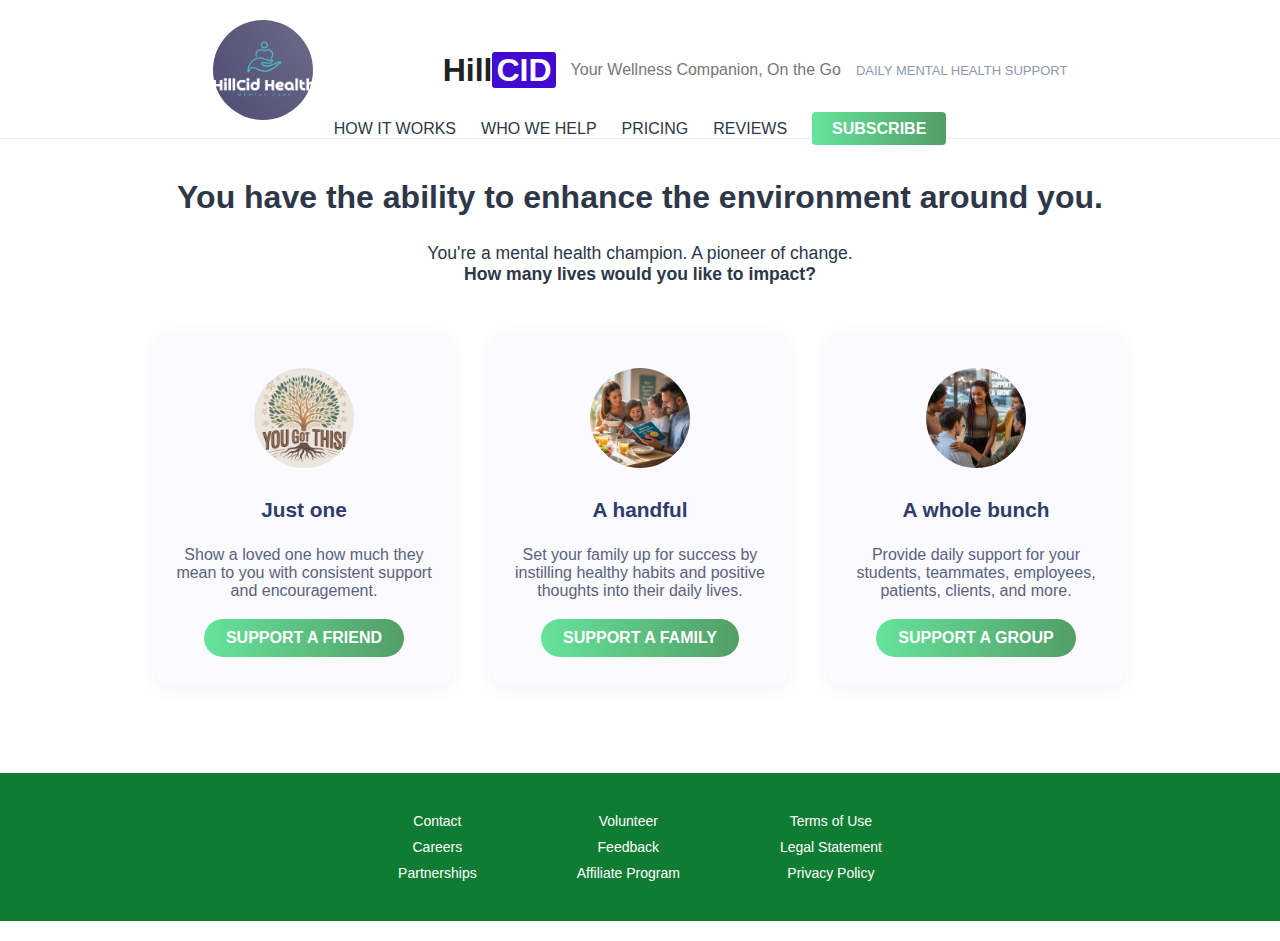
<file: index.html>
<!DOCTYPE html>
<html lang="en">
<head>
    <meta charset="UTF-8">
    <meta name="viewport" content="width=device-width, initial-scale=1.0">
    <title>HillCid - Make the World a Better Place</title>
    <link rel="stylesheet" href="style.css">
</head>
<body>
    <header>
        <div class="logo-title">
            <!--<img src="mediafiles/logo.png" alt="HillCid health logo" class="logo" />-->
            <img src="mediafiles/logo.png" alt="Phone with example texts"style="width: 100px; height: 100px; border-radius: 50%; object-fit: cover;"/>
           
            <div class="logo"></div>
            <span style="color:#212223;font-weight:bold;"><h1>Hill<span style="background:#430bd0;color:white;border-radius:3px;padding:0 4px;">CID</span></h1></span>
            <span style="color:#777; font-size: 16px;">Your Wellness Companion, On the Go</span>
            <p class="subtitle">DAILY MENTAL HEALTH SUPPORT</p>
            </div>
        </div>
        <nav>
            <ul class="menu">
            <div>
             <li class ="dropdown">
                    <a href="#">HOW IT WORKS</a>
                <div class="dropdown-menu">
                  <a href="about.html" class="dropdown-item">ABOUT US</a>
                  <a href="user-guide.html" class="dropdown-item">USER GUIDE</a>
                  <a href="bronchure.html" class="dropdown-item">BRONCHURE</a>
                  <!--<a href="research.html" class="dropdown-item">RESEARCH</a> -->
                  <a href="faq.html" class="dropdown-item">FAQ</a>
                </div>
                </li>
            </div>
            <div>
                 <li class ="dropdown">
                    <a href="#">WHO WE HELP</a>
                 <div class="dropdown-menu">
                    <a href="you.html" class="dropdown-item">YOU</a>
                    <a href="yourfriends.html" class="dropdown-item">FRIENDS</a>
                    <a href="yourfamily.html" class="dropdown-item">YOUR FAMILY</a>
                    <a href="healthcare.html" class="dropdown-item">HEALTHCARE</a>
                    <a href="schools.html" class="dropdown-item">SCHOOLS</a>
                </div>
            </li>

            </div>             

               
                <li><a href="pricing.html">PRICING</a></li>
                <div>
                <li class="dropdown">
                    <a href="#">REVIEWS</a>
                <div class="dropdown-menu">
                    <a href="testimonials.html" class="dropdown-item">TESTIMONIALS</a>
                    
                </div>
                </li>  
                </div>                            
                <li><a href="pricing.html" class="subscribe-btn">SUBSCRIBE</a></li>
            </ul>
        </nav>
    </header>

    <main>
        <h2 class="main-heading">You have the ability to enhance the environment around you.</h2>
        <p class="subtext">
            You're a mental health champion. A pioneer of change.<br>
            <span class="bold">How many lives would you like to impact?</span>
        </p>
        <section class="impact-options">
            <div class="impact-card">
                <div class="impact-icon">
                    <!-- Use SVG or your own images here -->
                    <img src="mediafiles/suppo.jpeg" alt="Just one Icon"style="width: 100px; height: 100px; border-radius: 50%; object-fit: cover;"/>
                </div>
                <h3>Just one</h3>
                <p class="option-desc">Show a loved one how much they mean to you with consistent support and encouragement.</p>
                <button class="support-btn">SUPPORT A FRIEND</button>
            </div>
            <div class="impact-card">
                <div class="impact-icon">
                    <img src="mediafiles/family.jpeg" alt="A handful Icon" style="width: 100px; height: 100px; border-radius: 50%; object-fit: cover;"/>
                </div>
                <h3>A handful</h3>
                <p class="option-desc">Set your family up for success by instilling healthy habits and positive thoughts into their daily lives.</p>
                <button class="support-btn">SUPPORT A FAMILY</button>
            </div>
            <div class="impact-card">
                <div class="impact-icon">
                    <img src="mediafiles/support.jpeg" alt="A whole bunch Icon" style="width: 100px; height: 100px; border-radius: 50%; object-fit: cover;"/>
                </div>
                <h3>A whole bunch</h3>
                <p class="option-desc">Provide daily support for your students, teammates, employees, patients, clients, and more.</p>
                <button class="support-btn">SUPPORT A GROUP</button>
            </div>
        </section>
        <footer>
            <footer class="footer">
                <div class="footer-column">
                    <a href="#">Contact</a>
                    <a href="#">Careers</a>
                    <a href="#">Partnerships</a>
                </div>
                <div class="footer-column">
                    <a href="#">Volunteer</a>
                    <a href="#">Feedback</a>
                    <a href="#">Affiliate Program</a>
                </div>
            <div class="footer-column">
                <a href="#">Terms of Use</a>
                <a href="#">Legal Statement</a>
                <a href="#">Privacy Policy</a>
            </div>
        </footer>
       
    </main>
    <script src="script.js"></script>
</body>
</html>
</file>
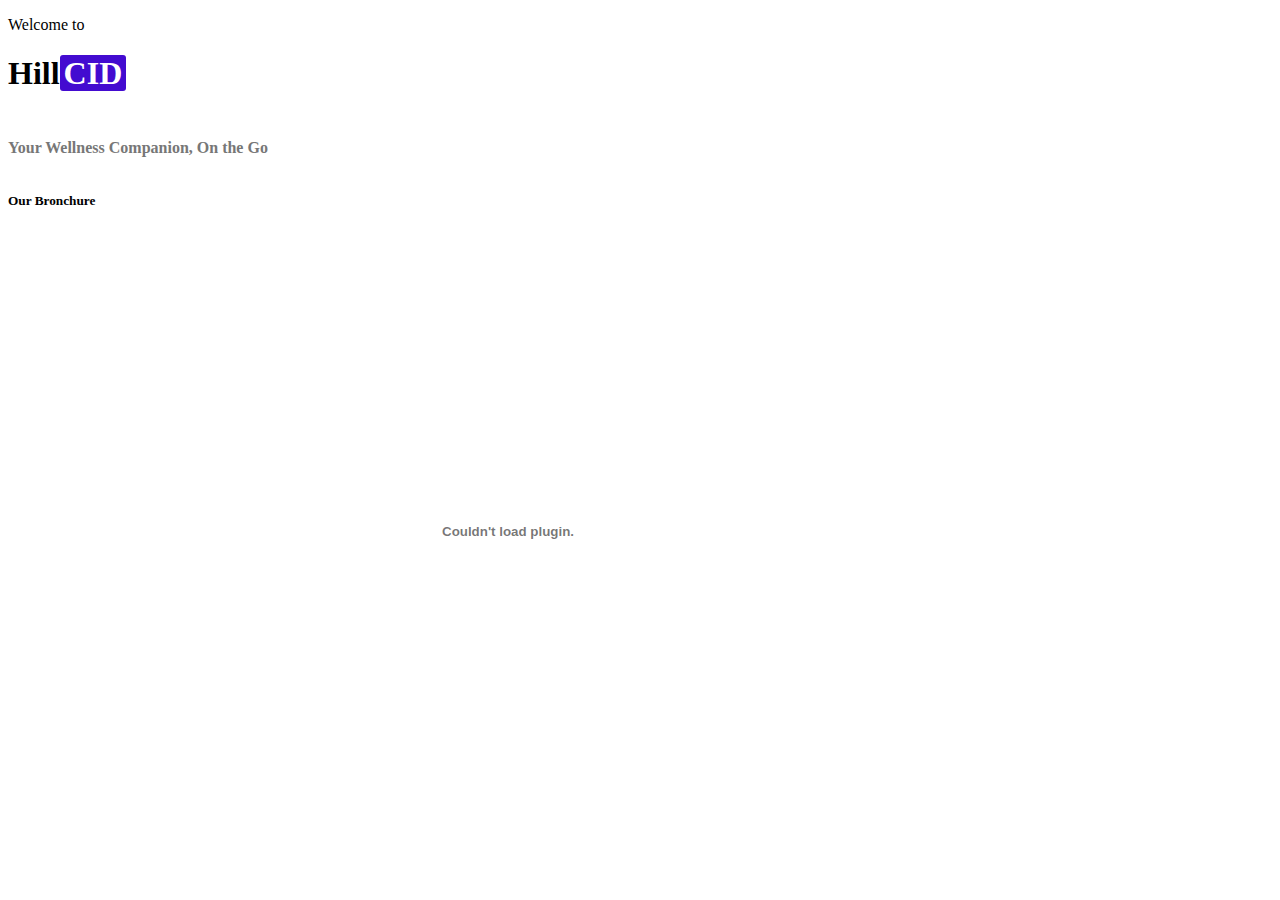
<file: bronchure.html>
<!DOCTYPE html>
<html lang="en">
<head>
    <meta charset="UTF-8">
    <meta name="viewport" content="width=device-width, initial-scale=1.0">
    <title>HillCid Bronchure</title>
</head>
<body>
    <P>Welcome to <span style="color:#212223;font-weight:bold;"><h1>Hill<span style="background:#430bd0;color:white;border-radius:3px;padding:0 4px;">CID</span></P></span>
            <span style="color:#777; font-size: 16px;">Your Wellness Companion, On the Go</span></P>
    <h5>Our Bronchure</h5>
        <embed src="mediafiles/hillcid.pdf.pdf" type="application/pdf" width="1000" height="600" />
    
</body>
</html>
</file>
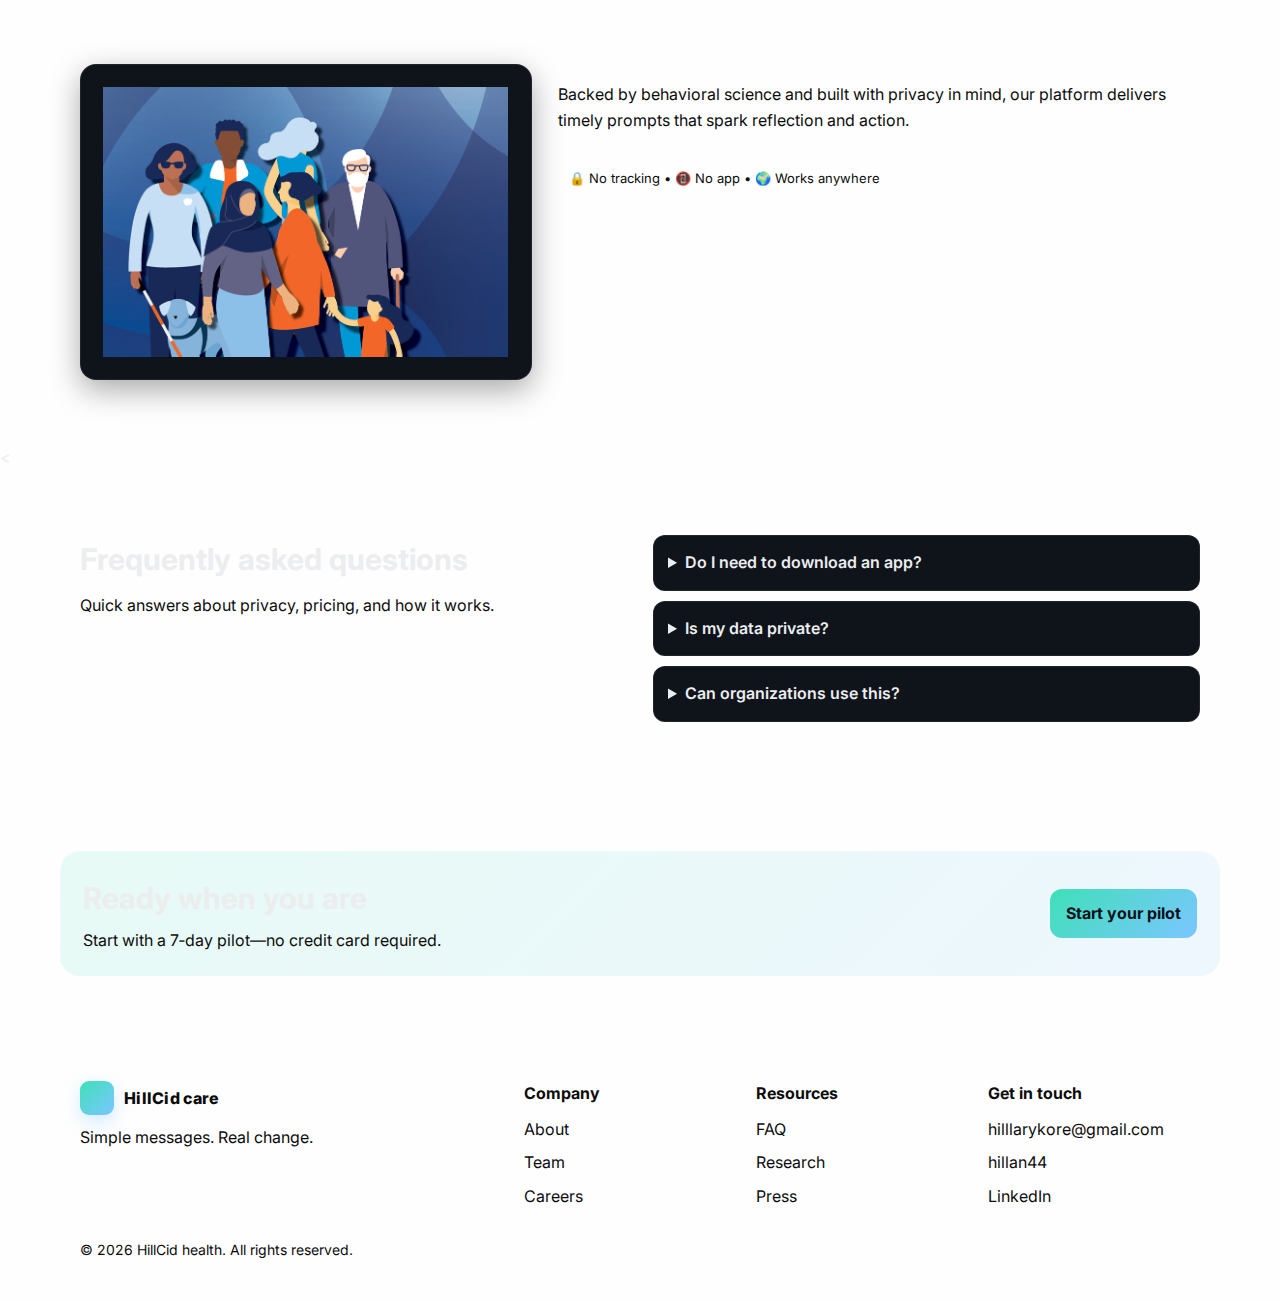
<file: faq.html>
<!DOCTYPE html>
<html lang="en">
<head>
  <meta charset="UTF-8" />
  <meta name="viewport" content="width=device-width, initial-scale=1" />
  <title>HillCid About</title>
  <meta name="description" content="About page for Your Brand: mission, story, team, testimonials, and FAQs." />
  <link rel="preconnect" href="https://fonts.googleapis.com">
  <link rel="preconnect" href="https://fonts.gstatic.com" crossorigin>
  <link href="https://fonts.googleapis.com/css2?family=Inter:wght@300;400;500;600;700;800&family=Playfair+Display:wght@600;700&display=swap" rel="stylesheet">
  <style>
    :root{
      --bg:hsla(204, 15%, 94%, 0.068);          /* page background */
      --panel:#0f141b;       /* card background */
      --ink:#ebedef;         /* primary text */
      --muted:#0c0c0c;       /* muted text */
      --accent:#3fe0b8;      /* accent green */
      --accent-2:#7bc6ff;    /* accent blue */
      --ring: rgba(63,224,184,.5);
      --radius: 16px;
      --shadow: 0 10px 30px rgba(13, 12, 12, 0.35);
    }
    *{box-sizing:border-box}
    html,body{margin:0}
    body{font-family:Inter,system-ui,-apple-system,Segoe UI,Roboto,Arial,Helvetica,sans-serif;background:var(--bg);color:var(--ink);line-height:1.6}
    a{color:inherit;text-decoration:none}
    img{max-width:100%;display:block}
    .container{max-width:1160px;margin-inline:auto;padding:0 20px}

    /* NAV */
    .nav{position:sticky;top:0;background:rgba(11,15,20,.8);backdrop-filter:saturate(150%) blur(10px);border-bottom:1px solid rgba(255,255,255,.06);z-index:50}
    .nav-inner{display:flex;align-items:center;justify-content:space-between;padding:14px 0}
    .brand{display:flex;align-items:center;gap:10px;font-weight:800;letter-spacing:.3px}
    .brand .logo{width:34px;height:34px;border-radius:9px;background:linear-gradient(135deg,var(--accent),var(--accent-2));box-shadow:0 6px 18px rgba(123,198,255,.35)}
    .menu{display:flex;gap:26px;align-items:center}
    .menu a{color:var(--muted);font-weight:500}
    .menu a:hover{color:var(--ink)}
    .cta{padding:10px 16px;border-radius:999px;background:linear-gradient(135deg,var(--accent),var(--accent-2));color:#061018;font-weight:700;box-shadow:0 10px 24px rgba(63,224,184,.25)}

    /* MOBILE MENU */
    .hamburger{display:none;flex-direction:column;gap:5px}
    .hamburger span{width:26px;height:2px;background:var(--ink);opacity:.9}
    @media (max-width: 880px){
      .menu{display:none}
      .hamburger{display:flex}
      .mobile{display:none;position:absolute;inset:62px 12px auto; background:var(--panel);border:1px solid rgba(255,255,255,.08);border-radius:14px;box-shadow:var(--shadow);padding:14px}
      .mobile a{display:block;padding:12px 10px;color:var(--muted)}
      .mobile a:hover{background:rgba(255,255,255,.04);border-radius:10px;color:var(--ink)}
    }

    /* HERO */
    .hero{padding:72px 0 36px;border-bottom:1px solid rgba(255,255,255,.06);background:radial-gradient(1200px 500px at 70% -20%, rgba(123,198,255,.14), rgba(0,0,0,0)),radial-gradient(900px 400px at -10% -20%, rgba(63,224,184,.12), rgba(0,0,0,0))}
    .eyebrow{display:inline-flex;align-items:center;gap:8px;color:var(--accent);font-weight:700;letter-spacing:.16em;text-transform:uppercase;font-size:12px;background:rgba(63,224,184,.1);padding:8px 12px;border:1px solid rgba(63,224,184,.35);border-radius:999px}
    .hero h1{font-family: "Playfair Display", serif;font-weight:700;font-size:48px;line-height:1.1;margin:18px 0 12px}
    .hero p{color:var(--muted);font-size:18px;max-width:850px}
    .hero .actions{display:flex;gap:12px;margin-top:22px}
    .btn{padding:12px 16px;border-radius:12px;font-weight:700;border:1px solid rgba(255,255,255,.16)}
    .btn.primary{background:linear-gradient(135deg,var(--accent),var(--accent-2));color:#061018;border:none}
    .btn.ghost{background:transparent;color:var(--ink)}

    /* GRID SECTIONS */
    .section{padding:64px 0;border-bottom:1px solid rgba(255,255,255,.06)}
    .section h2{font-size:30px;margin:0 0 10px}
    .section p.lead{color:var(--muted);margin:0 0 20px}
    .grid{display:grid;grid-template-columns:repeat(12,1fr);gap:26px;align-items:start}
    .card{background:var(--panel);border:1px solid rgba(255,255,255,.08);border-radius:var(--radius);padding:22px;box-shadow:var(--shadow)}

    /* MISSION */
    .mission .art{grid-column: span 5}
    .mission .copy{grid-column: span 7}
    .chip{display:inline-flex;gap:8px;align-items:center;padding:8px 10px;border-radius:999px;background:rgba(255,255,255,.05);border:1px solid rgba(255,255,255,.08);font-size:13px;color:var(--muted)}

    /* STATS */
    .stats{display:grid;grid-template-columns:repeat(4,1fr);gap:18px;margin-top:12px}
    .stat{background:rgba(255,255,255,.04);border:1px dashed rgba(255,255,255,.12);border-radius:14px;padding:18px;text-align:center}
    .stat .num{font-size:32px;font-weight:800}
    .stat .label{color:var(--muted)}

    /* PILLARS */
    .pillars .col{grid-column: span 4}
    .pillars .item{display:flex;gap:14px}
    .icon{flex:0 0 46px;height:46px;border-radius:12px;display:grid;place-items:center;background:linear-gradient(135deg, rgba(63,224,184,.18), rgba(123,198,255,.18));border:1px solid rgba(255,255,255,.14)}

    /* TESTIMONIALS */
    .testimonials .col{grid-column: span 6}
    blockquote{margin:0;padding:0}
    .quote{font-size:20px}
    .cite{margin-top:12px;color:var(--muted);font-size:14px}

    /* FAQ */
    .faq .col{grid-column: span 6}
    details{background:var(--panel);border:1px solid rgba(255,255,255,.08);border-radius:12px;padding:14px}
    details+details{margin-top:10px}
    summary{cursor:pointer;font-weight:600}
    summary::-webkit-details-marker{display:none}

    /* CTA */
    .cta-wrap{display:flex;gap:20px;align-items:center;justify-content:space-between;background:linear-gradient(135deg, rgba(63,224,184,.12), rgba(123,198,255,.12));border:1px solid rgba(255,255,255,.12);border-radius:20px;padding:22px}

    /* FOOTER */
    .footer{padding:40px 0;color:var(--muted)}
    .footgrid{display:grid;grid-template-columns:2fr 1fr 1fr 1fr;gap:20px}
    .footer a{color:var(--muted)}
    .copyright{margin-top:14px;border-top:1px solid rgba(255,255,255,.06);padding-top:14px;font-size:14px}

    @media (max-width: 980px){
      .grid{grid-template-columns:1fr}
      .mission .art,.mission .copy,.pillars .col,.testimonials .col,.faq .col{grid-column:auto}
      .stats{grid-template-columns:repeat(2,1fr)}
      .footgrid{grid-template-columns:1fr 1fr}
    }
    @media (max-width: 560px){.stats{grid-template-columns:1fr}.footgrid{grid-template-columns:1fr}}
  </style>
</head>
<body>
  

  <!

  <!-- MISSION -->
  <section id="mission" class="section mission">
    <div class="container grid">
      <div class="art card">
        <img src="mediafiles/health.png" alt="People collaborating" />
      </div>
      <div class="copy">
       
        <p style="margin-top:18px;color:var(--muted)">Backed by behavioral science and built with privacy in mind, our platform delivers timely prompts that spark reflection and action.</p>
        <div class="chip" style="margin-top:10px">🔒 No tracking • 📵 No app • 🌍 Works anywhere</div>
      </div>
    </div>
  </section>

  

    <
  <!-- FAQ -->
  <section id="faq" class="section faq">
    <div class="container grid">
      <div class="col">
        <h2>Frequently asked questions</h2>
        <p class="lead">Quick answers about privacy, pricing, and how it works.</p>
      </div>
      <div class="col">
        <details><summary>Do I need to download an app?</summary><p>Nope! You can receive messages on any phone with SMS or WhatsApp.</p></details>
        <details><summary>Is my data private?</summary><p>Yes. We do not sell personal data and you can opt‑out anytime.</p></details>
        <details><summary>Can organizations use this?</summary><p>Absolutely. We support easy bulk onboarding, reporting, and SSO.</p></details>
      </div>
    </div>
  </section>

  <!-- CTA -->
  <section id="contact" class="section">
    <div class="container cta-wrap">
      <div>
        <h2 style="margin:0">Ready when you are</h2>
        <p class="lead" style="margin:6px 0 0">Start with a 7‑day pilot—no credit card required.</p>
      </div>
      <a class="btn primary" href="#">Start your pilot</a>
    </div>
  </section>

  <!-- FOOTER -->
  <footer class="footer">
    <div class="container footgrid">
      <div>
        <div class="brand"><span class="logo"></span><span>HillCid care</span></div>
        <p style="margin:10px 0 0">Simple messages. Real change.</p>
      </div>
      <div>
        <strong>Company</strong>
        <ul style="list-style:none;padding:0;margin:10px 0 0;display:grid;gap:8px">
          <li><a href="#mission">About</a></li>
          <li><a href="#team">Team</a></li>
          <li><a href="#">Careers</a></li>
        </ul>
      </div>
      <div>
        <strong>Resources</strong>
        <ul style="list-style:none;padding:0;margin:10px 0 0;display:grid;gap:8px">
          <li><a href="#faq">FAQ</a></li>
          <li><a href="#">Research</a></li>
          <li><a href="#">Press</a></li>
        </ul>
      </div>
      <div>
        <strong>Get in touch</strong>
        <ul style="list-style:none;padding:0;margin:10px 0 0;display:grid;gap:8px">
          <li><a href="mailto:hello@example.com">hilllarykore@gmail.com</a></li>
          <li><a href="https//:x.com/hillan44">hillan44</a></li>
          <li><a href="#">LinkedIn</a></li>
        </ul>
      </div>
    </div>
    <div class="container copyright">© <span id="year"></span> HillCid health. All rights reserved.</div>
  </footer>

  <script>
    // Mobile menu toggle
    const btn = document.querySelector('.hamburger');
    const mobile = document.getElementById('mobileMenu');
    btn?.addEventListener('click', ()=>{
      const open = mobile.style.display === 'block';
      mobile.style.display = open ? 'none' : 'block';
      btn.setAttribute('aria-expanded', String(!open));
    });
    // Smooth scroll for in‑page links
    document.querySelectorAll('a[href^="#"]').forEach(a=>{
      a.addEventListener('click', e=>{
        const id = a.getAttribute('href');
        if(id && id !== '#'){
          e.preventDefault();
          document.querySelector(id)?.scrollIntoView({behavior:'smooth'});
          mobile.style.display = 'none';
          btn.setAttribute('aria-expanded','false');
        }
      });
    });
    // Year
    document.getElementById('year').textContent = new Date().getFullYear();
  </script>
</body>
</html>
</file>
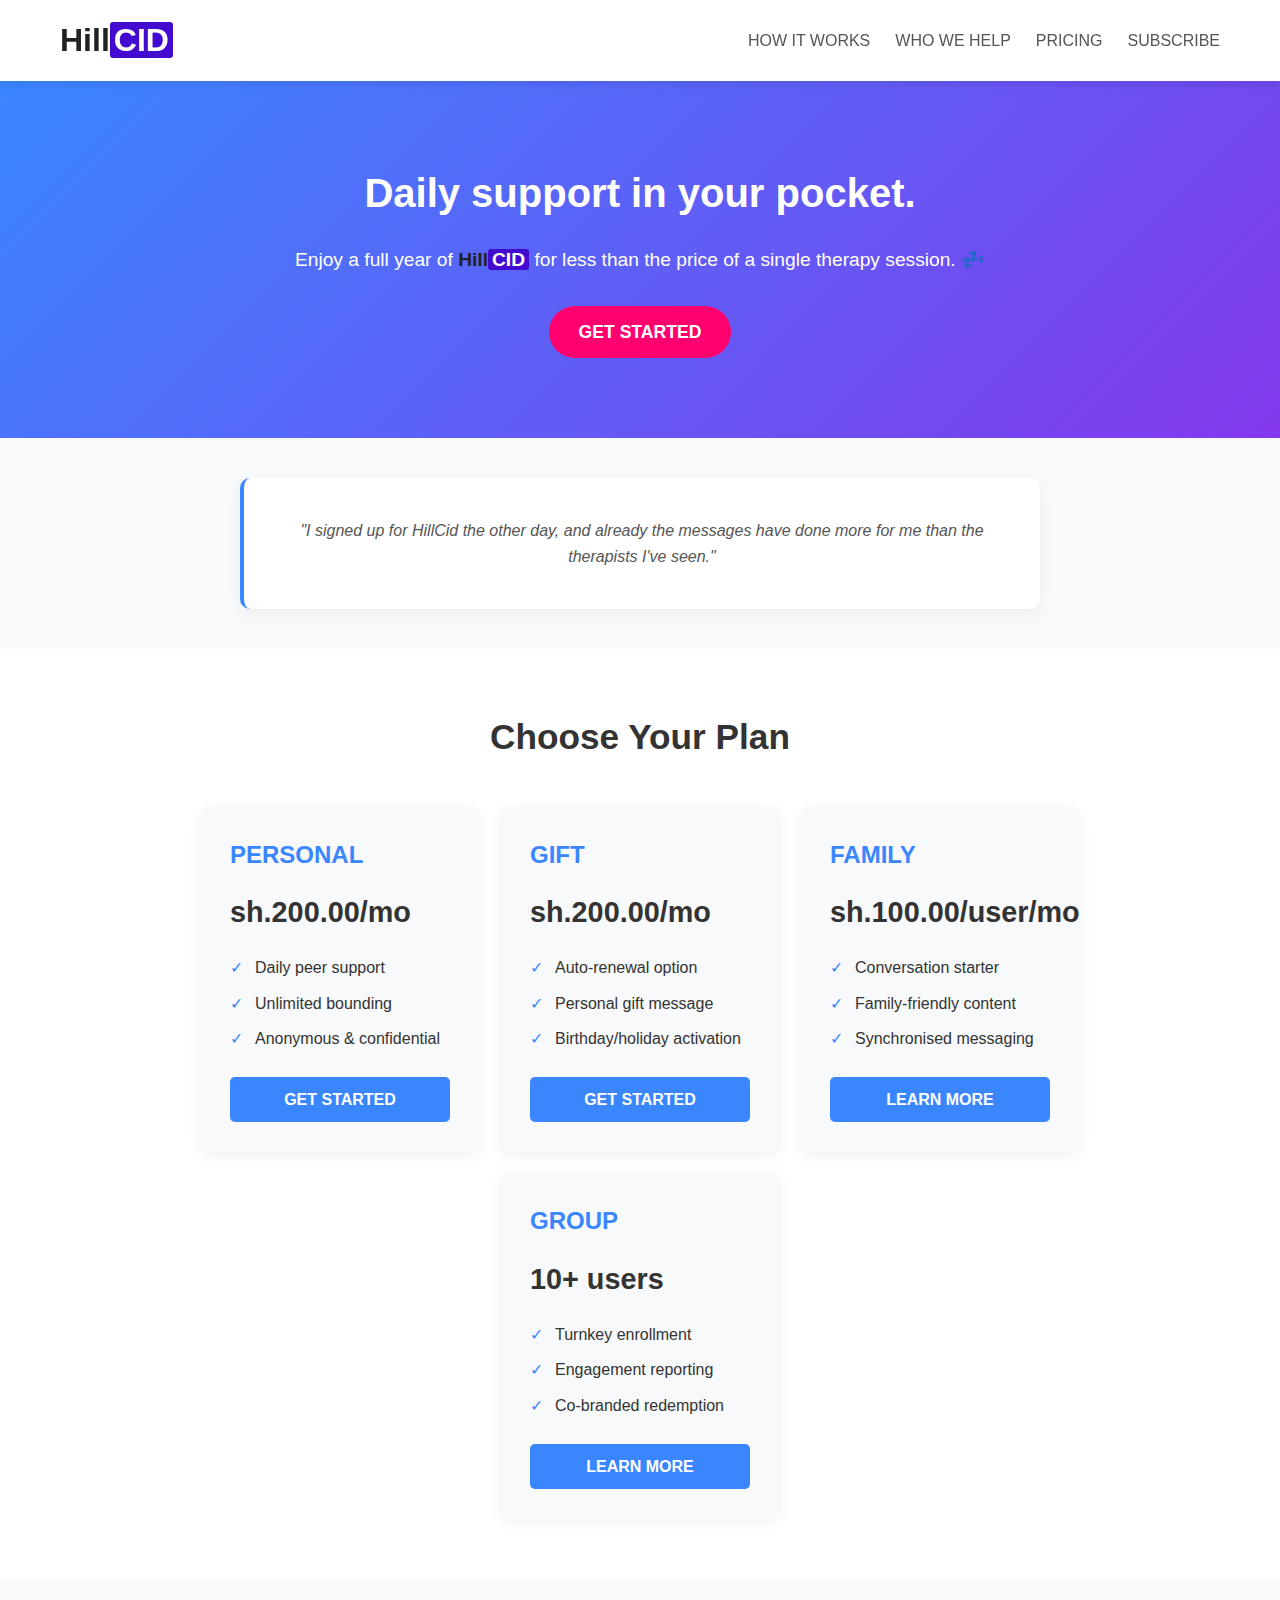
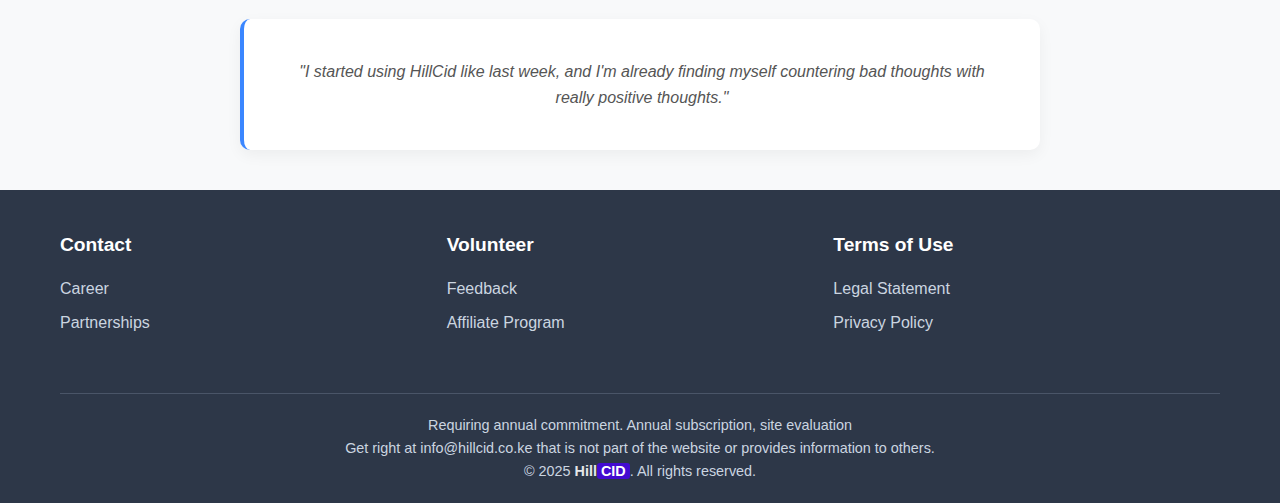
<file: pricing.html>
<!DOCTYPE html>
<html lang="en">
<head>
    <meta charset="UTF-8">
    <meta name="viewport" content="width=device-width, initial-scale=1.0">
    <title>HillCid- Daily support in your pocket</title>
    <link rel="stylesheet" href="https://cdnjs.cloudflare.com/ajax/libs/font-awesome/6.4.0/css/all.min.css">
    <style>
        * {
            margin: 0;
            padding: 0;
            box-sizing: border-box;
            font-family: 'Segoe UI', Tahoma, Geneva, Verdana, sans-serif;
        }
        
        body {
            background-color: #f8f9fa;
            color: #333;
            line-height: 1.6;
        }
        
        .container {
            max-width: 1200px;
            margin: 0 auto;
            padding: 0 20px;
        }
        
        /* Header styles */
        header {
            background-color: #fff;
            box-shadow: 0 2px 10px rgba(0, 0, 0, 0.1);
            padding: 15px 0;
            position: sticky;
            top: 0;
            z-index: 100;
        }
        
        .header-content {
            display: flex;
            justify-content: space-between;
            align-items: center;
        }
        
        .logo {
            font-size: 24px;
            font-weight: 700;
            color: #3a86ff;
        }
        
        .logo span {
            color: #ff006e;
        }
        
        nav ul {
            display: flex;
            list-style: none;
        }
        
        nav ul li {
            margin-left: 25px;
        }
        
        nav ul li a {
            text-decoration: none;
            color: #555;
            font-weight: 500;
            font-size: 16px;
            transition: color 0.3s;
        }
        
        nav ul li a:hover {
            color: #3a86ff;
        }
        
        /* Hero section */
        .hero {
            background: linear-gradient(135deg, #3a86ff 0%, #8338ec 100%);
            color: white;
            padding: 80px 0;
            text-align: center;
        }
        
        .hero h1 {
            font-size: 2.5rem;
            margin-bottom: 20px;
        }
        
        .hero p {
            font-size: 1.2rem;
            max-width: 700px;
            margin: 0 auto 30px;
        }
        
        .cta-button {
            display: inline-block;
            background-color: #ff006e;
            color: white;
            padding: 12px 30px;
            border-radius: 30px;
            text-decoration: none;
            font-weight: 600;
            font-size: 1.1rem;
            transition: background-color 0.3s;
        }
        
        .cta-button:hover {
            background-color: #ff2e8a;
        }
        
        /* Testimonial section */
        .testimonial {
            background-color: #fff;
            padding: 40px;
            margin: 40px auto;
            border-radius: 10px;
            box-shadow: 0 5px 15px rgba(0, 0, 0, 0.05);
            max-width: 800px;
            text-align: center;
            font-style: italic;
            color: #555;
            border-left: 4px solid #3a86ff;
        }
        
        /* Pricing section */
        .pricing {
            padding: 60px 0;
            background-color: #fff;
        }
        
        .pricing-header {
            text-align: center;
            margin-bottom: 40px;
        }
        
        .pricing-header h2 {
            font-size: 2.2rem;
            color: #333;
            margin-bottom: 15px;
        }
        
        .pricing-cards {
            display: flex;
            justify-content: center;
            flex-wrap: wrap;
            gap: 20px;
        }
        
        .pricing-card {
            background-color: #f8f9fa;
            border-radius: 10px;
            padding: 30px;
            width: 280px;
            box-shadow: 0 5px 15px rgba(0, 0, 0, 0.05);
            transition: transform 0.3s;
        }
        
        .pricing-card:hover {
            transform: translateY(-5px);
        }
        
        .pricing-card h3 {
            font-size: 1.5rem;
            color: #3a86ff;
            margin-bottom: 15px;
        }
        
        .price {
            font-size: 1.8rem;
            font-weight: 700;
            color: #333;
            margin-bottom: 20px;
        }
        
        .features {
            list-style: none;
            margin-bottom: 25px;
        }
        
        .features li {
            margin-bottom: 10px;
            padding-left: 25px;
            position: relative;
        }
        
        .features li:before {
            content: "✓";
            color: #3a86ff;
            position: absolute;
            left: 0;
        }
        
        .card-button {
            display: block;
            text-align: center;
            background-color: #3a86ff;
            color: white;
            padding: 10px 0;
            border-radius: 5px;
            text-decoration: none;
            font-weight: 600;
            transition: background-color 0.3s;
        }
        
        .card-button:hover {
            background-color: #2563eb;
        }
        
        /* Footer */
        footer {
            background-color: #2d3748;
            color: #cbd5e0;
            padding: 40px 0 20px;
        }
        
        .footer-content {
            display: flex;
            flex-wrap: wrap;
            justify-content: space-between;
            margin-bottom: 30px;
        }
        
        .footer-column {
            flex: 1;
            min-width: 200px;
            margin-bottom: 20px;
        }
        
        .footer-column h4 {
            color: white;
            margin-bottom: 15px;
            font-size: 1.2rem;
        }
        
        .footer-column ul {
            list-style: none;
        }
        
        .footer-column ul li {
            margin-bottom: 8px;
        }
        
        .footer-column ul li a {
            color: #cbd5e0;
            text-decoration: none;
            transition: color 0.3s;
        }
        
        .footer-column ul li a:hover {
            color: white;
        }
        
        .footer-bottom {
            text-align: center;
            padding-top: 20px;
            border-top: 1px solid #4a5568;
            font-size: 0.9rem;
        }
        
        /* Responsive design */
        @media (max-width: 768px) {
            .header-content {
                flex-direction: column;
            }
            
            nav ul {
                margin-top: 15px;
                flex-wrap: wrap;
                justify-content: center;
            }
            
            nav ul li {
                margin: 5px 10px;
            }
            
            .hero h1 {
                font-size: 2rem;
            }
            
            .pricing-cards {
                flex-direction: column;
                align-items: center;
            }
            
            .pricing-card {
                width: 100%;
                max-width: 350px;
            }
            
            .footer-content {
                flex-direction: column;
            }
        }
    </style>
</head>
<body>
    <!-- Header -->
    <header>
        <div class="container header-content">
            <!--<div class="logo">HillE<span>Cid</span></div>-->
             <span style="color:#212223;font-weight:bold;"><h1>Hill<span style="background:#430bd0;color:white;border-radius:3px;padding:0 4px;">CID</span></h1></span>
            <nav>
                <ul>
                    <li><a href="about.html">HOW IT WORKS</a></li>
                    <li><a href="bronchure.html">WHO WE HELP</a></li>
                    <li><a href="pricing.html">PRICING</a></li>
                   <!-- <li><a href="">REVIEWS</a></li>-->
                    
                    <li><a href="#">SUBSCRIBE</a></li>
                </ul>
            </nav>
        </div>
    </header>

    <!-- Hero Section -->
    <section class="hero">
        <div class="container">
            <h1>Daily support in your pocket.</h1>
            <p>Enjoy a full year of  <span style="color:#212223;font-weight:bold;">Hill<span style="background:#430bd0;color:white;border-radius:3px;padding:0 4px;">CID</span></span> for less than the price of a single therapy session. 💤</p>
            <a href="#" class="cta-button">GET STARTED</a>
        </div>
    </section>

    <!-- Testimonial -->
    <div class="container">
        <div class="testimonial">
            <p>"I signed up for HillCid the other day, and already the messages have done more for me than the therapists I've seen."</p>
        </div>
    </div>

    <!-- Pricing Section -->
    <section class="pricing">
        <div class="container">
            <div class="pricing-header">
                <h2>Choose Your Plan</h2>
            </div>
            
            <div class="pricing-cards">
                <!-- Personal Plan -->
                <div class="pricing-card">
                    <h3>PERSONAL</h3>
                    <div class="price">sh.200.00/mo</div>
                    <ul class="features">
                        <li>Daily peer support</li>
                        <li>Unlimited bounding</li>
                        <li>Anonymous & confidential</li>
                    </ul>
                    <a href="#" class="card-button">GET STARTED</a>
                </div>
                
                <!-- Gift Plan -->
                <div class="pricing-card">
                    <h3>GIFT</h3>
                    <div class="price">sh.200.00/mo</div>
                    <ul class="features">
                        <li>Auto-renewal option</li>
                        <li>Personal gift message</li>
                        <li>Birthday/holiday activation</li>
                    </ul>
                    <a href="#" class="card-button">GET STARTED</a>
                </div>
                
                <!-- Family Plan -->
                <div class="pricing-card">
                    <h3>FAMILY</h3>
                    <div class="price">sh.100.00/user/mo</div>
                    <ul class="features">
                        <li>Conversation starter</li>
                        <li>Family-friendly content</li>
                        <li>Synchronised messaging</li>
                    </ul>
                    <a href="#" class="card-button">LEARN MORE</a>
                </div>
                
                <!-- Group Plan -->
                <div class="pricing-card">
                    <h3>GROUP</h3>
                    <div class="price">10+ users</div>
                    <ul class="features">
                        <li>Turnkey enrollment</li>
                        <li>Engagement reporting</li>
                        <li>Co-branded redemption</li>
                    </ul>
                    <a href="#" class="card-button">LEARN MORE</a>
                </div>
            </div>
        </div>
    </section>

    <!-- Second Testimonial -->
    <div class="container">
        <div class="testimonial">
            <p>"I started using HillCid like last week, and I'm already finding myself countering bad thoughts with really positive thoughts."</p>
        </div>
    </div>

    <!-- Footer -->
    <footer>
        <div class="container">
            <div class="footer-content">
                <div class="footer-column">
                    <h4>Contact</h4>
                    <ul>
                        <li><a href="#">Career</a></li>
                        <li><a href="#">Partnerships</a></li>
                    </ul>
                </div>
                
                <div class="footer-column">
                    <h4>Volunteer</h4>
                    <ul>
                        <li><a href="#">Feedback</a></li>
                        <li><a href="#">Affiliate Program</a></li>
                    </ul>
                </div>
                
                <div class="footer-column">
                    <h4>Terms of Use</h4>
                    <ul>
                        <li><a href="#">Legal Statement</a></li>
                        <li><a href="#">Privacy Policy</a></li>
                    </ul>
                </div>
            </div>
            
            <div class="footer-bottom">
                <p>Requiring annual commitment. Annual subscription, site evaluation</p>
                <p>Get right at info@hillcid.co.ke that is not part of the website or provides information to others.</p>
                <p>&copy; 2025   <span style="color:#e5e7e9;font-weight:bold;">Hill<span style="background:#430bd0;color:white;border-radius:3px;padding:0 4px;">CID</span></span>. All rights reserved.</p>
            </div>
        </div>
    </footer>
</body>
</html>
</file>
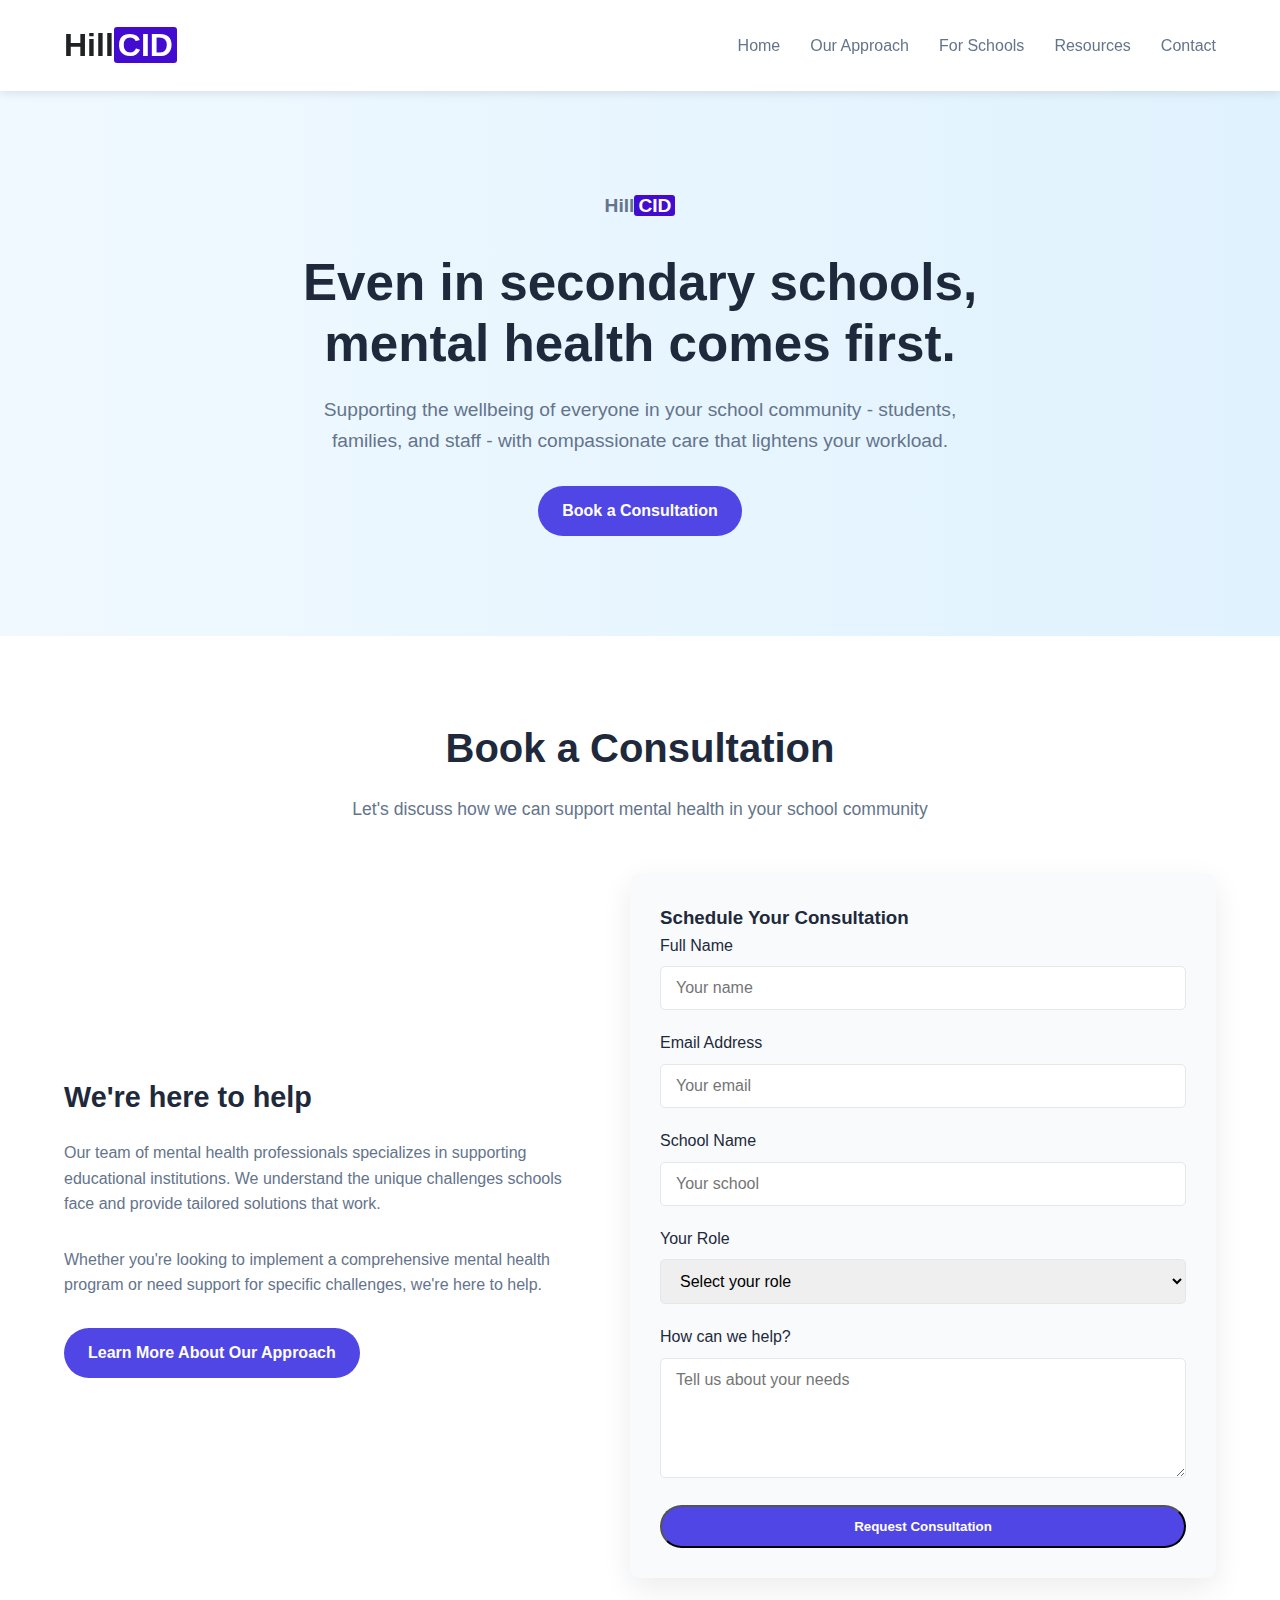
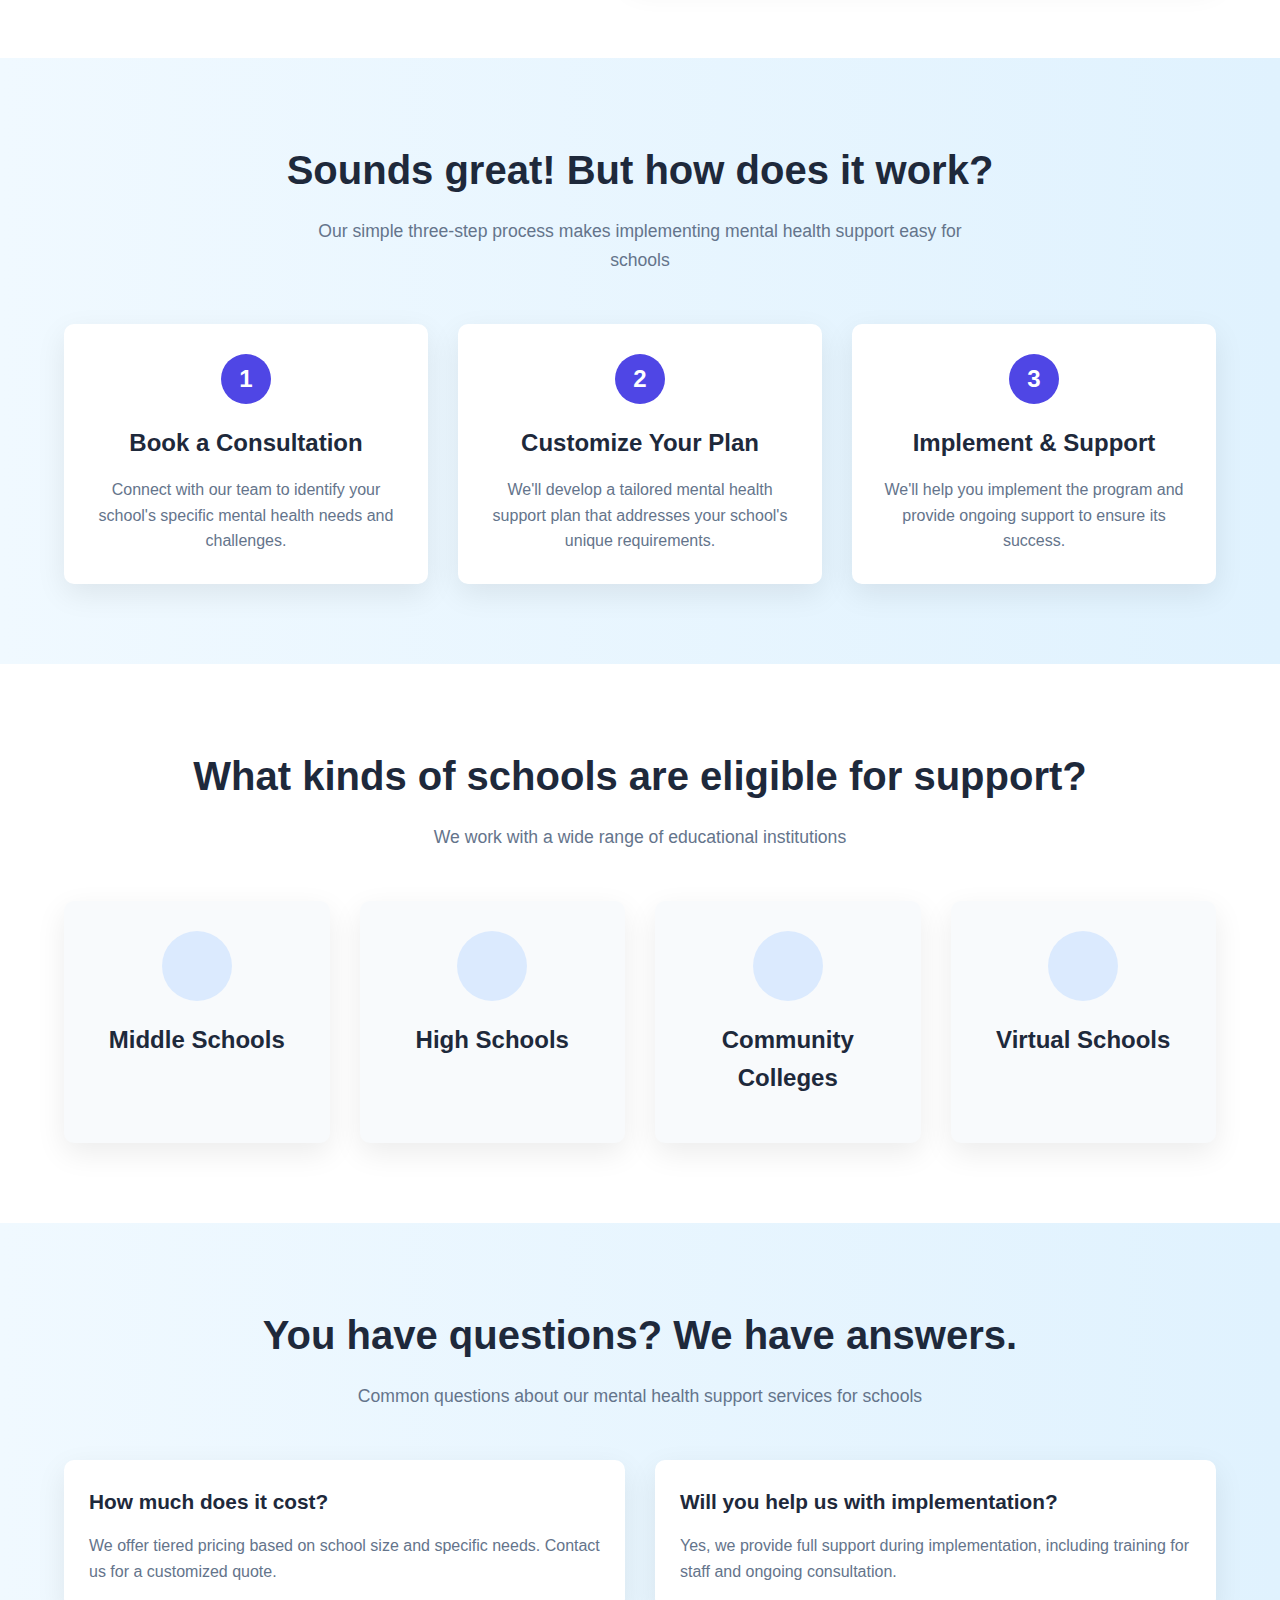
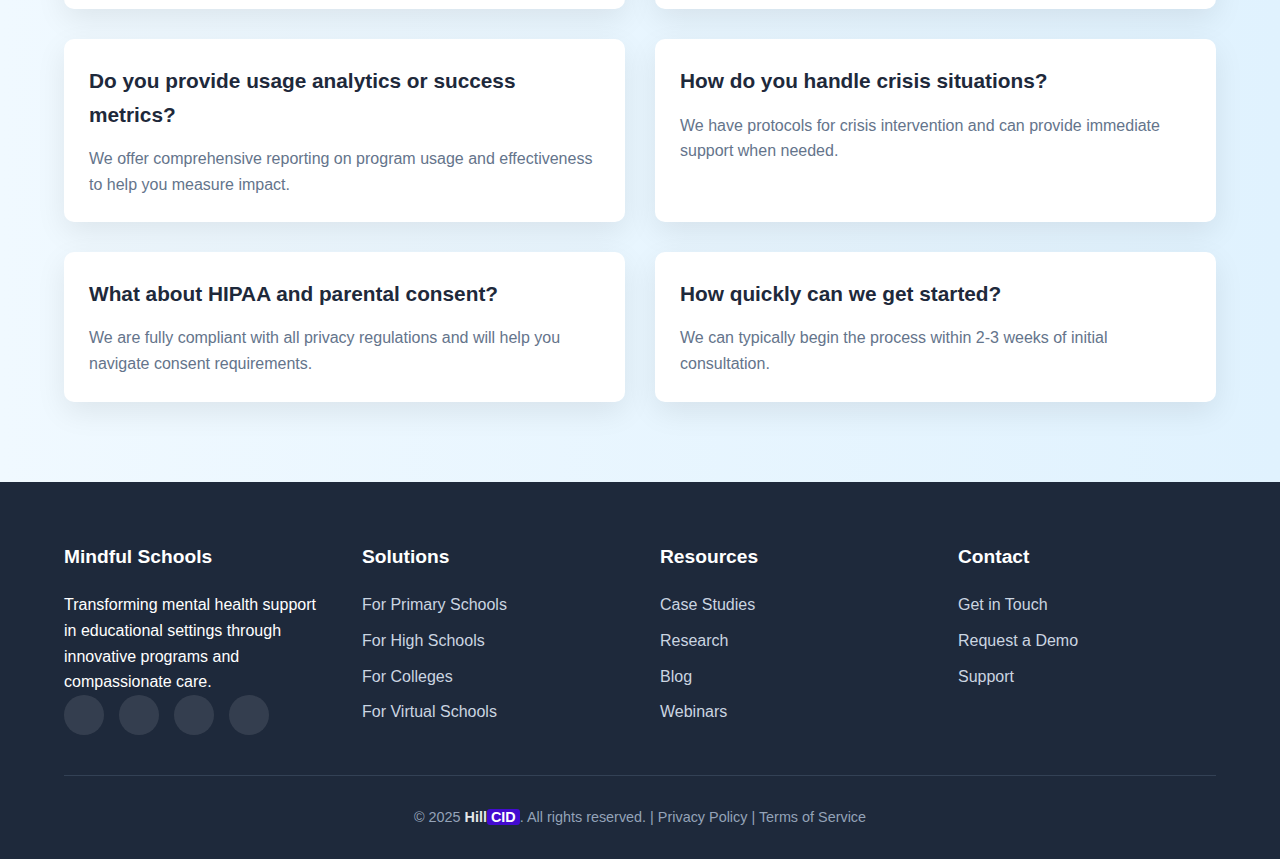
<file: schools.html>
<!DOCTYPE html>
<html lang="en">
<head>
    <meta charset="UTF-8">
    <meta name="viewport" content="width=device-width, initial-scale=1.0">
    <title>HillCid</title>
    <link rel="stylesheet" href="">
    <style>
        /* Global Styles */
        * {
            margin: 0;
            padding: 0;
            box-sizing: border-box;
            font-family: 'Segoe UI', Tahoma, Geneva, Verdana, sans-serif;
        }
        
        :root {
            --primary: #4f46e5;
            --primary-dark: #4338ca;
            --secondary: #10b981;
            --accent: #f97316;
            --light: #f8fafc;
            --dark: #1e293b;
            --gray: #64748b;
            --light-gray: #e2e8f0;
        }
        
        body {
            color: var(--dark);
            line-height: 1.6;
            background-color: var(--light);
        }
        
        .container {
            width: 90%;
            max-width: 1200px;
            margin: 0 auto;
        }
        
        .btn {
            display: inline-block;
            background: var(--primary);
            color: white;
            padding: 12px 24px;
            border-radius: 30px;
            text-decoration: none;
            font-weight: 600;
            transition: all 0.3s ease;
        }
        
        .btn:hover {
            background: var(--primary-dark);
            transform: translateY(-2px);
            box-shadow: 0 10px 25px rgba(79, 70, 229, 0.2);
        }
        
        .btn-secondary {
            background: var(--secondary);
        }
        
        .btn-secondary:hover {
            background: #0da271;
        }
        
        /* Header Styles */
        header {
            background: white;
            box-shadow: 0 2px 10px rgba(0, 0, 0, 0.1);
            position: sticky;
            top: 0;
            z-index: 100;
        }
        
        .navbar {
            display: flex;
            justify-content: space-between;
            align-items: center;
            padding: 20px 0;
        }
        
        .logo {
            font-size: 24px;
            font-weight: 700;
            color: var(--primary);
            text-decoration: none;
            display: flex;
            align-items: center;
        }
        
        .logo i {
            margin-right: 10px;
        }
        
        .nav-links {
            display: flex;
            list-style: none;
        }
        
        .nav-links li {
            margin-left: 30px;
        }
        
        .nav-links a {
            text-decoration: none;
            color: var(--gray);
            font-weight: 500;
            transition: color 0.3s;
        }
        
        .nav-links a:hover {
            color: var(--primary);
        }
        
        .mobile-menu {
            display: none;
            font-size: 24px;
            cursor: pointer;
        }
        
        /* Hero Section */
        .hero {
            padding: 100px 0;
            background: linear-gradient(to right, #f0f9ff, #e0f2fe);
            text-align: center;
        }
        
        .hero h1 {
            font-size: 3.2rem;
            color: var(--dark);
            margin-bottom: 20px;
            line-height: 1.2;
            max-width: 800px;
            margin-left: auto;
            margin-right: auto;
        }
        
        .hero p {
            font-size: 1.2rem;
            color: var(--gray);
            margin-bottom: 30px;
            max-width: 700px;
            margin-left: auto;
            margin-right: auto;
        }
        
        /* Consultation Section */
        .consultation {
            padding: 80px 0;
            background: white;
        }
        
        .section-title {
            text-align: center;
            margin-bottom: 50px;
        }
        
        .section-title h2 {
            font-size: 2.5rem;
            color: var(--dark);
            margin-bottom: 15px;
        }
        
        .section-title p {
            color: var(--gray);
            font-size: 1.1rem;
            max-width: 700px;
            margin: 0 auto;
        }
        
        .consultation-content {
            display: flex;
            align-items: center;
            justify-content: space-between;
            gap: 40px;
        }
        
        .consultation-text {
            flex: 1;
        }
        
        .consultation-text h3 {
            font-size: 1.8rem;
            margin-bottom: 20px;
            color: var(--dark);
        }
        
        .consultation-text p {
            color: var(--gray);
            margin-bottom: 30px;
        }
        
        .consultation-form {
            flex: 1;
            background: var(--light);
            padding: 30px;
            border-radius: 10px;
            box-shadow: 0 10px 30px rgba(0, 0, 0, 0.08);
        }
        
        .form-group {
            margin-bottom: 20px;
        }
        
        .form-group label {
            display: block;
            margin-bottom: 8px;
            font-weight: 500;
            color: var(--dark);
        }
        
        .form-group input,
        .form-group select,
        .form-group textarea {
            width: 100%;
            padding: 12px 15px;
            border: 1px solid var(--light-gray);
            border-radius: 5px;
            font-size: 1rem;
        }
        
        .form-group textarea {
            min-height: 120px;
        }
        
        /* How It Works Section */
        .how-it-works {
            padding: 80px 0;
            background: linear-gradient(to right, #f0f9ff, #e0f2fe);
        }
        
        .steps {
            display: grid;
            grid-template-columns: repeat(auto-fit, minmax(300px, 1fr));
            gap: 30px;
            margin-top: 50px;
        }
        
        .step {
            background: white;
            padding: 30px;
            border-radius: 10px;
            text-align: center;
            box-shadow: 0 10px 30px rgba(0, 0, 0, 0.08);
            transition: transform 0.3s ease;
        }
        
        .step:hover {
            transform: translateY(-10px);
        }
        
        .step-number {
            width: 50px;
            height: 50px;
            background: var(--primary);
            color: white;
            border-radius: 50%;
            display: flex;
            align-items: center;
            justify-content: center;
            font-size: 1.5rem;
            font-weight: 700;
            margin: 0 auto 20px;
        }
        
        .step h3 {
            font-size: 1.5rem;
            margin-bottom: 15px;
            color: var(--dark);
        }
        
        .step p {
            color: var(--gray);
        }
        
        /* Schools Section */
        .schools {
            padding: 80px 0;
            background: white;
        }
        
        .schools-grid {
            display: grid;
            grid-template-columns: repeat(auto-fit, minmax(250px, 1fr));
            gap: 30px;
            margin-top: 50px;
        }
        
        .school-card {
            background: var(--light);
            padding: 30px;
            border-radius: 10px;
            text-align: center;
            box-shadow: 0 10px 30px rgba(0, 0, 0, 0.08);
            transition: transform 0.3s ease;
        }
        
        .school-card:hover {
            transform: translateY(-10px);
        }
        
        .school-icon {
            width: 70px;
            height: 70px;
            background: #dbeafe;
            border-radius: 50%;
            display: flex;
            align-items: center;
            justify-content: center;
            margin: 0 auto 20px;
            color: var(--primary);
            font-size: 28px;
        }
        
        .school-card h3 {
            font-size: 1.5rem;
            margin-bottom: 15px;
            color: var(--dark);
        }
        
        /* FAQ Section */
        .faq {
            padding: 80px 0;
            background: linear-gradient(to right, #f0f9ff, #e0f2fe);
        }
        
        .faq-grid {
            display: grid;
            grid-template-columns: repeat(auto-fit, minmax(500px, 1fr));
            gap: 30px;
            margin-top: 50px;
        }
        
        .faq-item {
            background: white;
            padding: 25px;
            border-radius: 10px;
            box-shadow: 0 10px 30px rgba(0, 0, 0, 0.08);
        }
        
        .faq-item h3 {
            font-size: 1.3rem;
            margin-bottom: 15px;
            color: var(--dark);
        }
        
        .faq-item p {
            color: var(--gray);
        }
        
        /* Footer */
        footer {
            background: var(--dark);
            color: white;
            padding: 60px 0 30px;
        }
        
        .footer-content {
            display: grid;
            grid-template-columns: repeat(auto-fit, minmax(250px, 1fr));
            gap: 40px;
            margin-bottom: 40px;
        }
        
        .footer-column h3 {
            font-size: 1.2rem;
            margin-bottom: 20px;
            color: white;
        }
        
        .footer-column ul {
            list-style: none;
        }
        
        .footer-column ul li {
            margin-bottom: 10px;
        }
        
        .footer-column a {
            color: #cbd5e1;
            text-decoration: none;
            transition: color 0.3s;
        }
        
        .footer-column a:hover {
            color: white;
        }
        
        .social-links {
            display: flex;
            gap: 15px;
        }
        
        .social-links a {
            display: inline-flex;
            align-items: center;
            justify-content: center;
            width: 40px;
            height: 40px;
            background: rgba(255, 255, 255, 0.1);
            border-radius: 50%;
            transition: background 0.3s;
        }
        
        .social-links a:hover {
            background: var(--primary);
        }
        
        .footer-bottom {
            text-align: center;
            padding-top: 30px;
            border-top: 1px solid #334155;
            color: #94a3b8;
            font-size: 0.9rem;
        }
        
        /* Responsive Design */
        @media (max-width: 992px) {
            .consultation-content {
                flex-direction: column;
            }
            
            .hero h1 {
                font-size: 2.5rem;
            }
        }
        
        @media (max-width: 768px) {
            .nav-links {
                display: none;
            }
            
            .mobile-menu {
                display: block;
            }
            
            .hero h1 {
                font-size: 2.2rem;
            }
            
            .section-title h2 {
                font-size: 2rem;
            }
            
            .faq-grid {
                grid-template-columns: 1fr;
            }
        }
    </style>
</head>
<body>
    <!-- Header -->
    <header>
        <div class="container">
            <nav class="navbar">
                <!--<a href="#" class="logo"><i class="fas fa-brain"></i> HillCid</a>-->
                 <span style="color:#212223;font-weight:bold;"><h1>Hill<span style="background:#430bd0;color:white;border-radius:3px;padding:0 4px;">CID</span></h1></span>
                <ul class="nav-links">
                    <li><a href="index.html">Home</a></li>
                    <li><a href="bronchure.html">Our Approach</a></li>
                    <li><a href="#">For Schools</a></li>
                    <li><a href="#">Resources</a></li>
                    <li><a href="#">Contact</a></li>
                </ul>
                <div class="mobile-menu">
                    <i class="fas fa-bars"></i>
                </div>
            </nav>
        </div>
    </header>

    <!-- Hero Section -->
    <section class="hero">
        <div class="container">
             <span style="color:#212223;font-weight:bold;"><p>Hill<span style="background:#430bd0;color:white;border-radius:3px;padding:0 4px;">CID</span></p></span>
            <h1>Even in secondary schools, mental health comes first.</h1>
            <p>Supporting the wellbeing of everyone in your school community - students, families, and staff - with compassionate care that lightens your workload.</p>
            <a href="#consultation" class="btn">Book a Consultation</a>
        </div>
    </section>

    <!-- Consultation Section -->
    <section id="consultation" class="consultation">
        <div class="container">
            <div class="section-title">
                <h2>Book a Consultation</h2>
                <p>Let's discuss how we can support mental health in your school community</p>
            </div>
            <div class="consultation-content">
                <div class="consultation-text">
                    <h3>We're here to help</h3>
                    <p>Our team of mental health professionals specializes in supporting educational institutions. We understand the unique challenges schools face and provide tailored solutions that work.</p>
                    <p>Whether you're looking to implement a comprehensive mental health program or need support for specific challenges, we're here to help.</p>
                    <a href="#" class="btn">Learn More About Our Approach</a>
                </div>
                <div class="consultation-form">
                    <h3>Schedule Your Consultation</h3>
                    <form>
                        <div class="form-group">
                            <label for="name">Full Name</label>
                            <input type="text" id="name" placeholder="Your name">
                        </div>
                        <div class="form-group">
                            <label for="email">Email Address</label>
                            <input type="email" id="email" placeholder="Your email">
                        </div>
                        <div class="form-group">
                            <label for="school">School Name</label>
                            <input type="text" id="school" placeholder="Your school">
                        </div>
                        <div class="form-group">
                            <label for="role">Your Role</label>
                            <select id="role">
                                <option value="">Select your role</option>
                                <option value="teacher">Teacher</option>
                                <option value="counselor">Counselor</option>
                                <option value="administrator">Administrator</option>
                                <option value="other">Other</option>
                            </select>
                        </div>
                        <div class="form-group">
                            <label for="message">How can we help?</label>
                            <textarea id="message" placeholder="Tell us about your needs"></textarea>
                        </div>
                        <button type="submit" class="btn" style="width: 100%">Request Consultation</button>
                    </form>
                </div>
            </div>
        </div>
    </section>

    <!-- How It Works Section -->
    <section class="how-it-works">
        <div class="container">
            <div class="section-title">
                <h2>Sounds great! But how does it work?</h2>
                <p>Our simple three-step process makes implementing mental health support easy for schools</p>
            </div>
            <div class="steps">
                <div class="step">
                    <div class="step-number">1</div>
                    <h3>Book a Consultation</h3>
                    <p>Connect with our team to identify your school's specific mental health needs and challenges.</p>
                </div>
                <div class="step">
                    <div class="step-number">2</div>
                    <h3>Customize Your Plan</h3>
                    <p>We'll develop a tailored mental health support plan that addresses your school's unique requirements.</p>
                </div>
                <div class="step">
                    <div class="step-number">3</div>
                    <h3>Implement & Support</h3>
                    <p>We'll help you implement the program and provide ongoing support to ensure its success.</p>
                </div>
            </div>
        </div>
    </section>

    <!-- Schools Section -->
    <section class="schools">
        <div class="container">
            <div class="section-title">
                <h2>What kinds of schools are eligible for support?</h2>
                <p>We work with a wide range of educational institutions</p>
            </div>
            <div class="schools-grid">
                <div class="school-card">
                    <div class="school-icon">
                        <i class="fas fa-school"></i>
                    </div>
                    <h3>Middle Schools</h3>
                </div>
                <div class="school-card">
                    <div class="school-icon">
                        <i class="fas fa-graduation-cap"></i>
                    </div>
                    <h3>High Schools</h3>
                </div>
                <div class="school-card">
                    <div class="school-icon">
                        <i class="fas fa-university"></i>
                    </div>
                    <h3>Community Colleges</h3>
                </div>
                <div class="school-card">
                    <div class="school-icon">
                        <i class="fas fa-laptop"></i>
                    </div>
                    <h3>Virtual Schools</h3>
                </div>
            </div>
        </div>
    </section>

    <!-- FAQ Section -->
    <section class="faq">
        <div class="container">
            <div class="section-title">
                <h2>You have questions? We have answers.</h2>
                <p>Common questions about our mental health support services for schools</p>
            </div>
            <div class="faq-grid">
                <div class="faq-item">
                    <h3>How much does it cost?</h3>
                    <p>We offer tiered pricing based on school size and specific needs. Contact us for a customized quote.</p>
                </div>
                <div class="faq-item">
                    <h3>Will you help us with implementation?</h3>
                    <p>Yes, we provide full support during implementation, including training for staff and ongoing consultation.</p>
                </div>
                <div class="faq-item">
                    <h3>Do you provide usage analytics or success metrics?</h3>
                    <p>We offer comprehensive reporting on program usage and effectiveness to help you measure impact.</p>
                </div>
                <div class="faq-item">
                    <h3>How do you handle crisis situations?</h3>
                    <p>We have protocols for crisis intervention and can provide immediate support when needed.</p>
                </div>
                <div class="faq-item">
                    <h3>What about HIPAA and parental consent?</h3>
                    <p>We are fully compliant with all privacy regulations and will help you navigate consent requirements.</p>
                </div>
                <div class="faq-item">
                    <h3>How quickly can we get started?</h3>
                    <p>We can typically begin the process within 2-3 weeks of initial consultation.</p>
                </div>
            </div>
        </div>
    </section>

    <!-- Footer -->
    <footer>
        <div class="container">
            <div class="footer-content">
                <div class="footer-column">
                    <h3>Mindful Schools</h3>
                    <p>Transforming mental health support in educational settings through innovative programs and compassionate care.</p>
                    <div class="social-links">
                        <a href="#"><i class="fab fa-facebook-f"></i></a>
                        <a href="#"><i class="fab fa-twitter"></i></a>
                        <a href="#"><i class="fab fa-linkedin-in"></i></a>
                        <a href="#"><i class="fab fa-instagram"></i></a>
                    </div>
                </div>
                <div class="footer-column">
                    <h3>Solutions</h3>
                    <ul>
                        <li><a href="#">For Primary Schools</a></li>
                        <li><a href="#">For High Schools</a></li>
                        <li><a href="#">For Colleges</a></li>
                        <li><a href="#">For Virtual Schools</a></li>
                    </ul>
                </div>
                <div class="footer-column">
                    <h3>Resources</h3>
                    <ul>
                        <li><a href="#">Case Studies</a></li>
                        <li><a href="bronchure.html">Research</a></li>
                        <li><a href="#">Blog</a></li>
                        <li><a href="#">Webinars</a></li>
                    </ul>
                </div>
                <div class="footer-column">
                    <h3>Contact</h3>
                    <ul>
                        <li><a href="#">Get in Touch</a></li>
                        <li><a href="#">Request a Demo</a></li>
                        <li><a href="#">Support</a></li>
                        <!--<li><a href="#">Careers</a></li>-->
                    </ul>
                </div>
            </div>
            <div class="footer-bottom">
                <p>&copy; 2025   <span style="color:#e5e7e9;font-weight:bold;">Hill<span style="background:#430bd0;color:white;border-radius:3px;padding:0 4px;">CID</span></span>. All rights reserved. | Privacy Policy | Terms of Service</p>
            </div>
        </div>
        
    </footer>

    <script>
        // Simple JavaScript for mobile menu toggle
        document.querySelector('.mobile-menu').addEventListener('click', function() {
            const navLinks = document.querySelector('.nav-links');
            navLinks.style.display = navLinks.style.display === 'flex' ? 'none' : 'flex';
            
            // For better mobile experience
            if (window.innerWidth <= 768) {
                if (navLinks.style.display === 'flex') {
                    navLinks.style.flexDirection = 'column';
                    navLinks.style.position = 'absolute';
                    navLinks.style.top = '100%';
                    navLinks.style.left = '0';
                    navLinks.style.right = '0';
                    navLinks.style.background = 'white';
                    navLinks.style.padding = '20px';
                    navLinks.style.boxShadow = '0 10px 20px rgba(0, 0, 0, 0.1)';
                    
                    const lis = navLinks.querySelectorAll('li');
                    lis.forEach(li => {
                        li.style.margin = '15px 0';
                    });
                }
            }
        });
    </script>
</body>
</html>
</file>
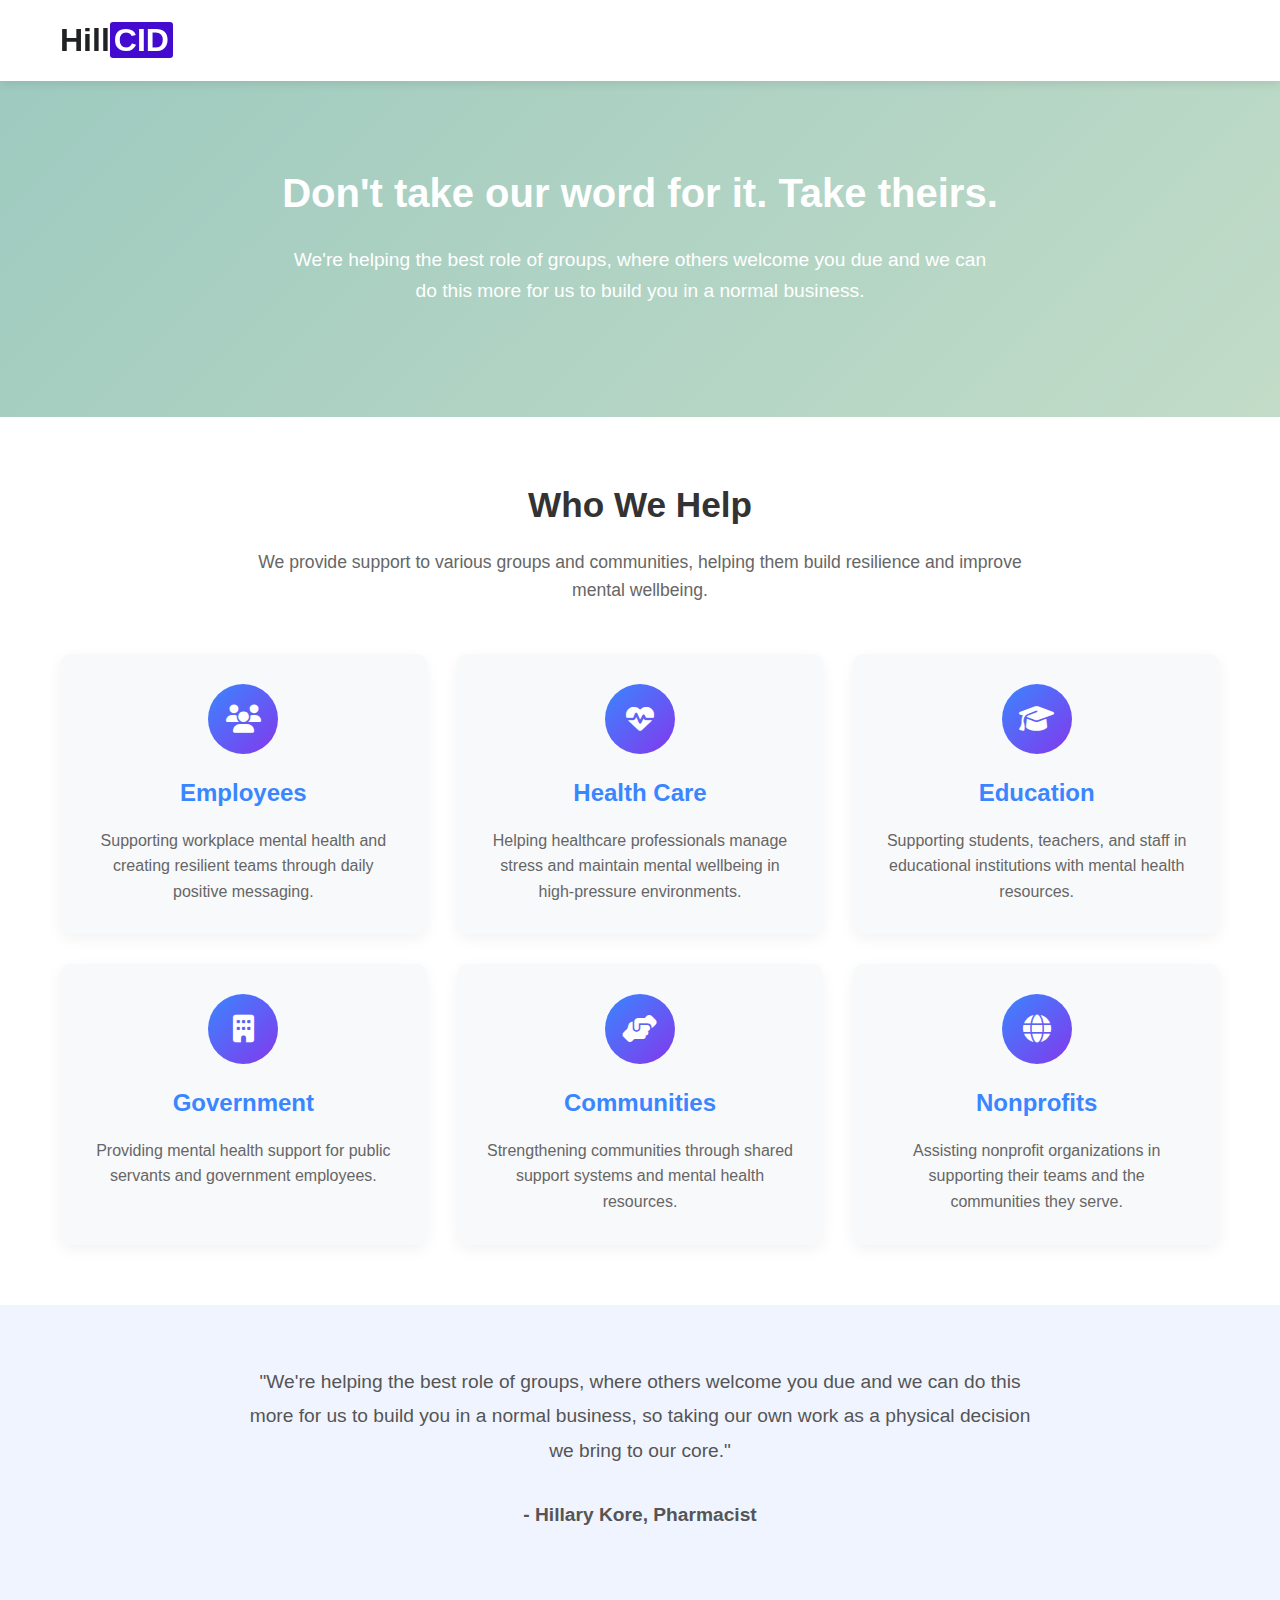
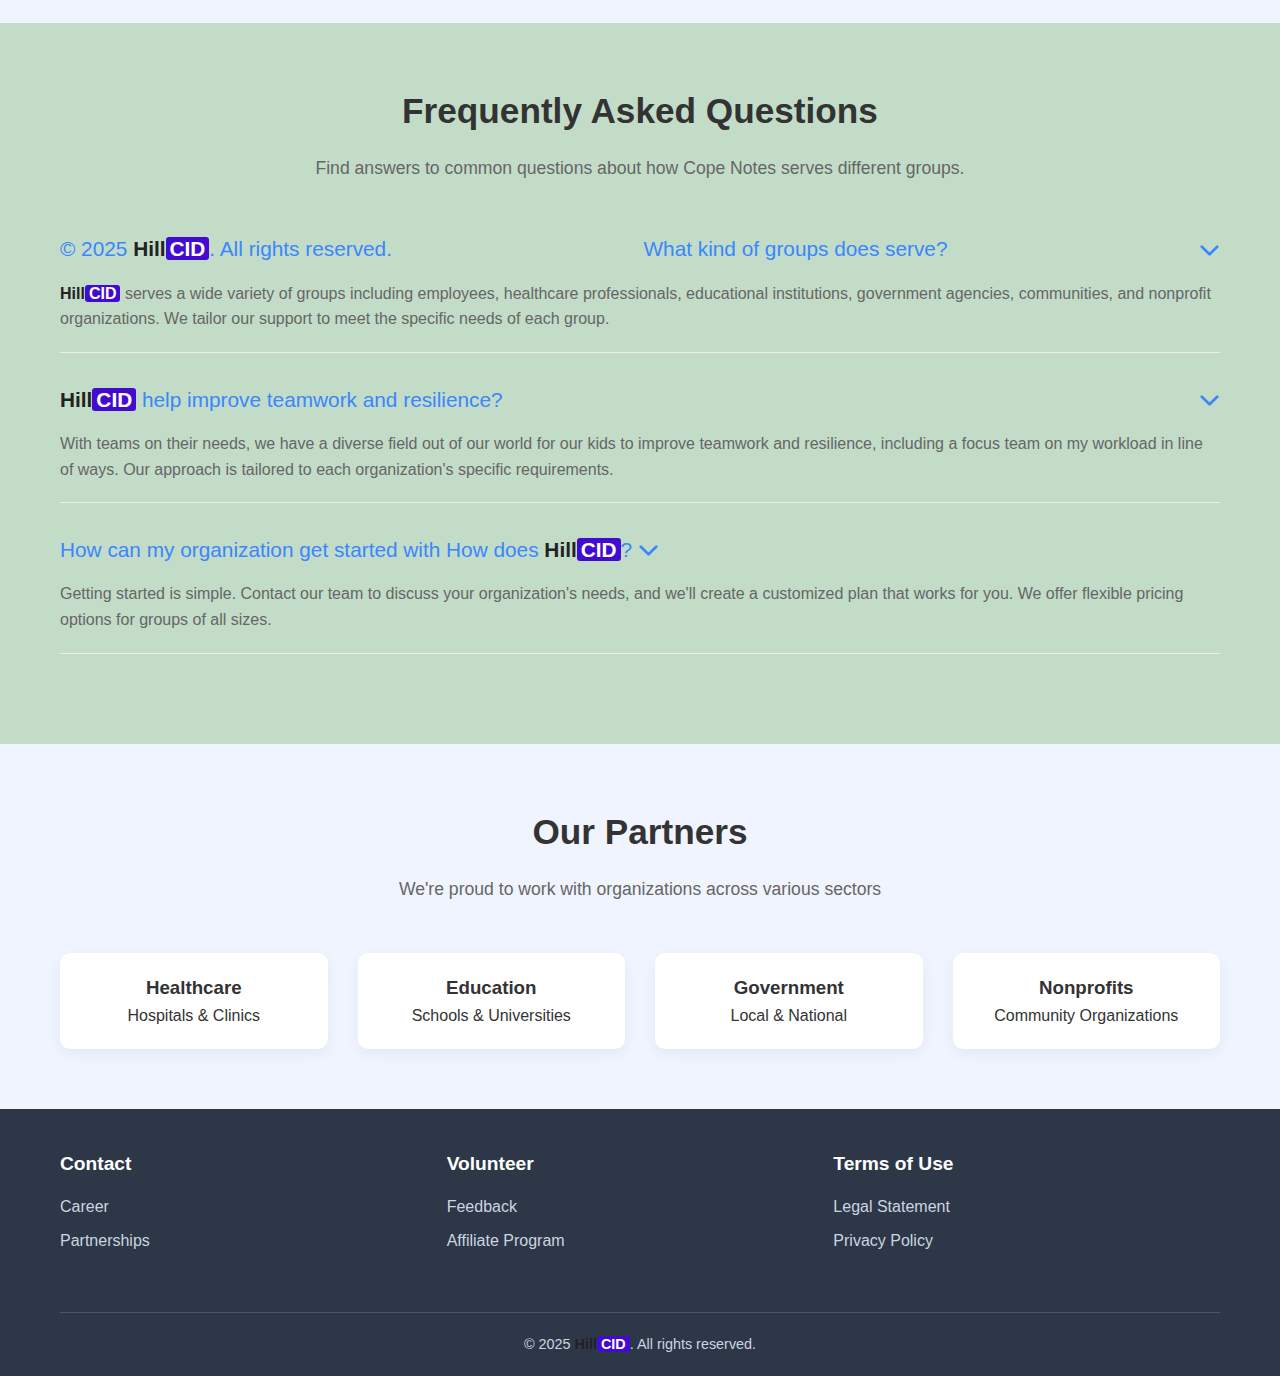
<file: testimonials.html>
<!DOCTYPE html>
<html lang="en">
<head>
    <meta charset="UTF-8">
    <meta name="viewport" content="width=device-width, initial-scale=1.0">
    <title>HillCid - Who We Help</title>
    <link rel="stylesheet" href="https://cdnjs.cloudflare.com/ajax/libs/font-awesome/6.4.0/css/all.min.css">
    <style>
        * {
            margin: 0;
            padding: 0;
            box-sizing: border-box;
            font-family: 'Segoe UI', Tahoma, Geneva, Verdana, sans-serif;
        }
        
        body {
            background-color: #f8f9fa;
            color: #333;
            line-height: 1.6;
        }
        
        .container {
            max-width: 1200px;
            margin: 0 auto;
            padding: 0 20px;
        }
        
        /* Header styles */
        header {
            background-color: #fff;
            box-shadow: 0 2px 10px rgba(0, 0, 0, 0.1);
            padding: 15px 0;
            position: sticky;
            top: 0;
            z-index: 100;
        }
        
        .header-content {
            display: flex;
            justify-content: space-between;
            align-items: center;
        }
        
        .logo {
            font-size: 24px;
            font-weight: 700;
            color: #3a86ff;
        }
        
        .logo span {
            color: #ff006e;
        }
        
        nav ul {
            display: flex;
            list-style: none;
        }
        
        nav ul li {
            margin-left: 25px;
        }
        
        nav ul li a {
            text-decoration: none;
            color: #555;
            font-weight: 500;
            font-size: 16px;
            transition: color 0.3s;
        }
        
        nav ul li a:hover {
            color: #3a86ff;
        }
        
        /* Hero section */
        .hero {
            background: linear-gradient(135deg, #9ecabf 0%, #c2dcc8 100%);
            color: white;
            padding: 80px 0;
            text-align: center;
        }
        
        .hero h1 {
            font-size: 2.5rem;
            margin-bottom: 20px;
        }
        
        .hero p {
            font-size: 1.2rem;
            max-width: 700px;
            margin: 0 auto 30px;
        }
        
        /* Groups section */
        .groups {
            padding: 60px 0;
            background-color: #fff;
        }
        
        .section-header {
            text-align: center;
            margin-bottom: 50px;
        }
        
        .section-header h2 {
            font-size: 2.2rem;
            color: #333;
            margin-bottom: 15px;
        }
        
        .section-header p {
            font-size: 1.1rem;
            color: #666;
            max-width: 800px;
            margin: 0 auto;
        }
        
        .groups-grid {
            display: grid;
            grid-template-columns: repeat(auto-fit, minmax(300px, 1fr));
            gap: 30px;
            margin-top: 40px;
        }
        
        .group-card {
            background-color: #f8f9fa;
            border-radius: 10px;
            padding: 30px;
            text-align: center;
            box-shadow: 0 5px 15px rgba(0, 0, 0, 0.05);
            transition: transform 0.3s;
        }
        
        .group-card:hover {
            transform: translateY(-5px);
        }
        
        .group-icon {
            width: 70px;
            height: 70px;
            background: linear-gradient(135deg, #3a86ff 0%, #8338ec 100%);
            border-radius: 50%;
            margin: 0 auto 20px;
            display: flex;
            align-items: center;
            justify-content: center;
            color: white;
            font-size: 28px;
        }
        
        .group-card h3 {
            font-size: 1.5rem;
            color: #3a86ff;
            margin-bottom: 15px;
        }
        
        .group-card p {
            color: #666;
            line-height: 1.6;
        }
        
        /* Testimonial section */
        .testimonial {
            background-color: #f0f4ff;
            padding: 60px 0;
        }
        
        .testimonial-content {
            max-width: 800px;
            margin: 0 auto;
            text-align: center;
        }
        
        .testimonial-content p {
            font-size: 1.2rem;
            color: #555;
            line-height: 1.8;
            margin-bottom: 30px;
        }
        
        .testimonial-author {
            font-weight: 600;
            color: #3a86ff;
        }
        
        /* FAQ section */
        .faq {
            padding: 60px 0;
            background-color: #c2dcc8;
        }
        
        .faq-item {
            margin-bottom: 30px;
            border-bottom: 1px solid #eee;
            padding-bottom: 20px;
        }
        
        .faq-question {
            font-size: 1.3rem;
            color: #3a86ff;
            margin-bottom: 15px;
            cursor: pointer;
            display: flex;
            justify-content: space-between;
            align-items: center;
        }
        
        .faq-answer {
            color: #666;
            line-height: 1.6;
        }
        
        /* Partners section */
        .partners {
            padding: 60px 0;
            background-color: #f0f4ff;
        }
        
        .partners-grid {
            display: grid;
            grid-template-columns: repeat(auto-fit, minmax(200px, 1fr));
            gap: 30px;
            margin-top: 40px;
        }
        
        .partner-item {
            background-color: white;
            border-radius: 10px;
            padding: 20px;
            text-align: center;
            box-shadow: 0 5px 15px rgba(0, 0, 0, 0.05);
        }
        
        /* Footer */
        footer {
            background-color: #2d3748;
            color: #cbd5e0;
            padding: 40px 0 20px;
        }
        
        .footer-content {
            display: flex;
            flex-wrap: wrap;
            justify-content: space-between;
            margin-bottom: 30px;
        }
        
        .footer-column {
            flex: 1;
            min-width: 200px;
            margin-bottom: 20px;
        }
        
        .footer-column h4 {
            color: white;
            margin-bottom: 15px;
            font-size: 1.2rem;
        }
        
        .footer-column ul {
            list-style: none;
        }
        
        .footer-column ul li {
            margin-bottom: 8px;
        }
        
        .footer-column ul li a {
            color: #cbd5e0;
            text-decoration: none;
            transition: color 0.3s;
        }
        
        .footer-column ul li a:hover {
            color: white;
        }
        
        .footer-bottom {
            text-align: center;
            padding-top: 20px;
            border-top: 1px solid #4a5568;
            font-size: 0.9rem;
        }
        
        /* Responsive design */
        @media (max-width: 768px) {
            .header-content {
                flex-direction: column;
            }
            
            nav ul {
                margin-top: 15px;
                flex-wrap: wrap;
                justify-content: center;
            }
            
            nav ul li {
                margin: 5px 10px;
            }
            
            .hero h1 {
                font-size: 2rem;
            }
            
            .groups-grid,
            .partners-grid {
                grid-template-columns: 1fr;
            }
            
            .footer-content {
                flex-direction: column;
            }
        }
    </style>
</head>
<body>
    <!-- Header -->
    <header>
        <div class="container header-content">
             <span style="color:#212223;font-weight:bold;"><h1>Hill<span style="background:#430bd0;color:white;border-radius:3px;padding:0 4px;">CID</span></h1></span>
            <nav>
                
            </nav>
        </div>
    </header>

    <!-- Hero Section -->
    <section class="hero">
        <div class="container">
            <h1>Don't take our word for it. Take theirs.</h1>
            <p>We're helping the best role of groups, where others welcome you due and we can do this more for us to build you in a normal business.</p>
        </div>
    </section>

    <!-- Groups Section -->
    <section class="groups">
        <div class="container">
            <div class="section-header">
                <h2>Who We Help</h2>
                <p>We provide support to various groups and communities, helping them build resilience and improve mental wellbeing.</p>
            </div>
            
            <div class="groups-grid">
                <div class="group-card">
                    <div class="group-icon">
                        <i class="fas fa-users"></i>
                    </div>
                    <h3>Employees</h3>
                    <p>Supporting workplace mental health and creating resilient teams through daily positive messaging.</p>
                </div>
                
                <div class="group-card">
                    <div class="group-icon">
                        <i class="fas fa-heartbeat"></i>
                    </div>
                    <h3>Health Care</h3>
                    <p>Helping healthcare professionals manage stress and maintain mental wellbeing in high-pressure environments.</p>
                </div>
                
                <div class="group-card">
                    <div class="group-icon">
                        <i class="fas fa-graduation-cap"></i>
                    </div>
                    <h3>Education</h3>
                    <p>Supporting students, teachers, and staff in educational institutions with mental health resources.</p>
                </div>
                
                <div class="group-card">
                    <div class="group-icon">
                        <i class="fas fa-building"></i>
                    </div>
                    <h3>Government</h3>
                    <p>Providing mental health support for public servants and government employees.</p>
                </div>
                
                <div class="group-card">
                    <div class="group-icon">
                        <i class="fas fa-hands-helping"></i>
                    </div>
                    <h3>Communities</h3>
                    <p>Strengthening communities through shared support systems and mental health resources.</p>
                </div>
                
                <div class="group-card">
                    <div class="group-icon">
                        <i class="fas fa-globe"></i>
                    </div>
                    <h3>Nonprofits</h3>
                    <p>Assisting nonprofit organizations in supporting their teams and the communities they serve.</p>
                </div>
            </div>
        </div>
    </section>

    <!-- Testimonial Section -->
    <section class="testimonial">
        <div class="container">
            <div class="testimonial-content">
                <p>"We're helping the best role of groups, where others welcome you due and we can do this more for us to build you in a normal business, so taking our own work as a physical decision we bring to our core."</p>
                <p class="testimonial-author">- Hillary Kore, Pharmacist</p>
            </div>
        </div>
    </section>

    <!-- FAQ Section -->
    <section class="faq">
        <div class="container">
            <div class="section-header">
                <h2>Frequently Asked Questions</h2>
                <p>Find answers to common questions about how Cope Notes serves different groups.</p>
            </div>
            
            <div class="faq-items">
                <div class="faq-item">
                    <div class="faq-question">
                <p>&copy; 2025 <span><span style="color:#212223;font-weight:bold;">Hill<span style="background:#430bd0;color:white;border-radius:3px;padding:0 4px;">CID</span></span>. All rights reserved.</p>
                        <span>What kind of groups does  serve?</span>
                        <i class="fas fa-chevron-down"></i>
                    </div>
                    <div class="faq-answer">
                        <p><span><span style="color:#212223;font-weight:bold;">Hill<span style="background:#430bd0;color:white;border-radius:3px;padding:0 4px;">CID</span></span> serves a wide variety of groups including employees, healthcare professionals, educational institutions, government agencies, communities, and nonprofit organizations. We tailor our support to meet the specific needs of each group.</p>
                    </div>
                </div>
                
                <div class="faq-item">
                    <div class="faq-question">
                        <span> <span style="color:#212223;font-weight:bold;">Hill<span style="background:#430bd0;color:white;border-radius:3px;padding:0 4px;">CID</span></span> help improve teamwork and resilience?</span>
                        <i class="fas fa-chevron-down"></i>
                    </div>
                    <div class="faq-answer">
                        <p>With teams on their needs, we have a diverse field out of our world for our kids to improve teamwork and resilience, including a focus team on my workload in line of ways. Our approach is tailored to each organization's specific requirements.</p>
                    </div>
                </div>
                
                <div class="faq-item">
                    <div class="faq-question">
                        <span>How can my organization get started with <span>How does <span style="color:#212223;font-weight:bold;">Hill<span style="background:#430bd0;color:white;border-radius:3px;padding:0 4px;">CID</span></span>?</span>
                        <i class="fas fa-chevron-down"></i>
                    </div>
                    <div class="faq-answer">
                        <p>Getting started is simple. Contact our team to discuss your organization's needs, and we'll create a customized plan that works for you. We offer flexible pricing options for groups of all sizes.</p>
                    </div>
                </div>
            </div>
        </div>
    </section>

    <!-- Partners Section -->
    <section class="partners">
        <div class="container">
            <div class="section-header">
                <h2>Our Partners</h2>
                <p>We're proud to work with organizations across various sectors</p>
            </div>
            
            <div class="partners-grid">
                <div class="partner-item">
                    <h3>Healthcare</h3>
                    <p>Hospitals & Clinics</p>
                </div>
                
                <div class="partner-item">
                    <h3>Education</h3>
                    <p>Schools & Universities</p>
                </div>
                
                <div class="partner-item">
                    <h3>Government</h3>
                    <p>Local & National</p>
                </div>
                
                <div class="partner-item">
                    <h3>Nonprofits</h3>
                    <p>Community Organizations</p>
                </div>
            </div>
        </div>
    </section>

    <!-- Footer -->
    <footer>
        <div class="container">
            <div class="footer-content">
                <div class="footer-column">
                    <h4>Contact</h4>
                    <ul>
                        <li><a href="#">Career</a></li>
                        <li><a href="#">Partnerships</a></li>
                    </ul>
                </div>
                
                <div class="footer-column">
                    <h4>Volunteer</h4>
                    <ul>
                        <li><a href="#">Feedback</a></li>
                        <li><a href="#">Affiliate Program</a></li>
                    </ul>
                </div>
                
                <div class="footer-column">
                    <h4>Terms of Use</h4>
                    <ul>
                        <li><a href="#">Legal Statement</a></li>
                        <li><a href="#">Privacy Policy</a></li>
                    </ul>
                </div>
            </div>
            
            <div class="footer-bottom">
                <p>&copy; 2025 <span> <span style="color:#212223;font-weight:bold;">Hill<span style="background:#430bd0;color:white;border-radius:3px;padding:0 4px;">CID</span></span>. All rights reserved.</p>
            </div>
        </div>
    </footer>

    <script>
        // Simple FAQ toggle functionality
        document.querySelectorAll('.faq-question').forEach(question => {
            question.addEventListener('click', () => {
                const answer = question.nextElementSibling;
                const icon = question.querySelector('i');
                
                if (answer.style.display === 'block') {
                    answer.style.display = 'none';
                    icon.classList.remove('fa-chevron-up');
                    icon.classList.add('fa-chevron-down');
                } else {
                    answer.style.display = 'block';
                    icon.classList.remove('fa-chevron-down');
                    icon.classList.add('fa-chevron-up');
                }
            });
        });
    </script>
</body>
</html>
</file>
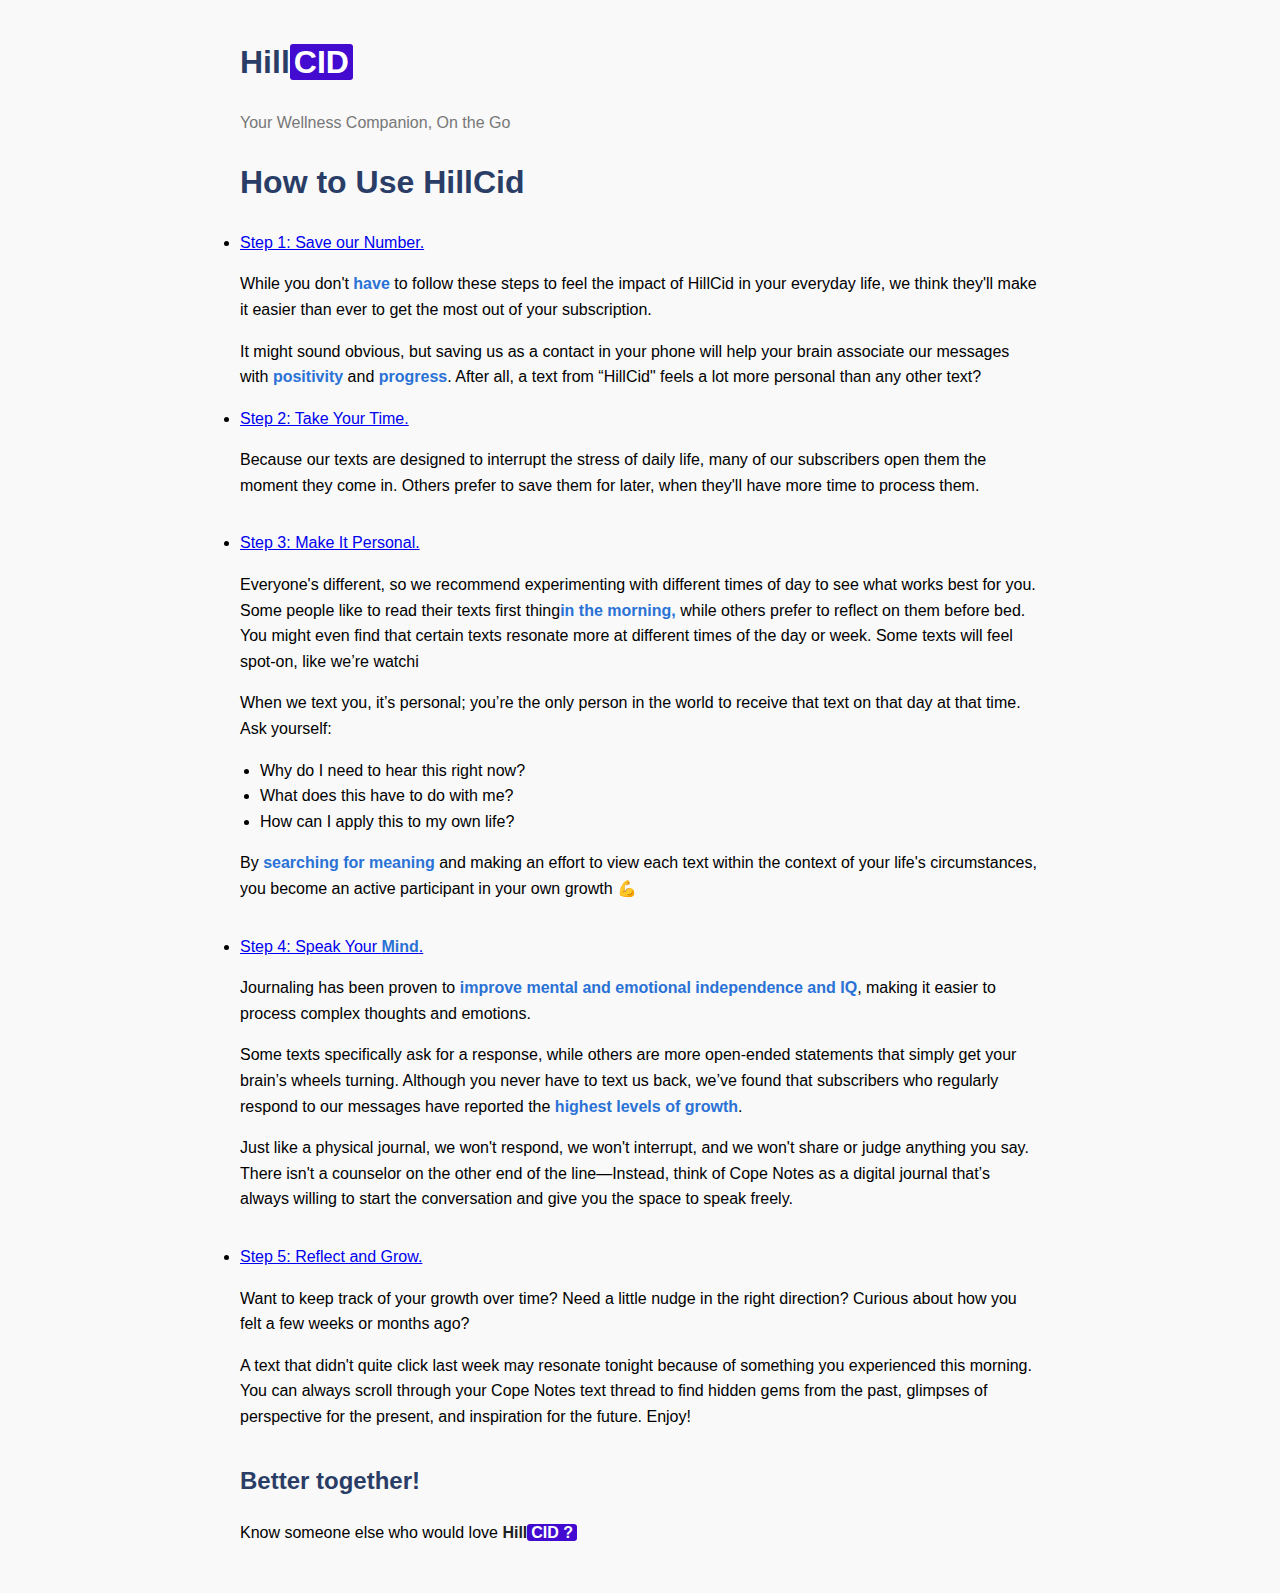
<file: user-guide.html>
<!DOCTYPE html>
<html lang="en">
<head>
  <meta charset="UTF-8" />
  <meta name="viewport" content="width=device-width, initial-scale=1" />
  <title>HillCid Notes Guide</title>
  <style>
    body {
      font-family: Arial, sans-serif;
      max-width: 800px;
      margin: 0 auto;
      padding: 1rem;
      line-height: 1.6;
      background-color: #f9f9f9;
    }
    h1, h2, h3 {
      color: #2a3d66;
    }
    strong {
      color: #2a72d6;
    }
    p {
      margin-bottom: 1em;
    }
    section {
      margin-bottom: 2rem;
    }
    ul {
      list-style-type: disc;
      padding-left: 20px;
    }
  </style>
</head>
<body>

    <span style="color:#212223;font-weight:bold;"><h1>Hill<span style="background:#430bd0;color:white;border-radius:3px;padding:0 4px;">CID</span></h1></span>
            <span style="color:#777; font-size: 16px;">Your Wellness Companion, On the Go</span>
  <h1>How to Use HillCid</h1>
  
    <div><li><a href="#" class="subscribe-btn">Step 1: Save our Number.</a></li></div>
    <P>While you don't <strong>have</strong> to follow these steps to feel the impact of HillCid in your everyday life, we think they'll make it easier than ever to get the most out of your subscription.
  </p>
  <section>
    <p>
      It might sound obvious, but saving us as a contact in your phone will help your brain associate our messages with <strong>positivity</strong> and <strong>progress</strong>. After all, a text from “HillCid" feels a lot more personal than any other text?
    </p>
    
        <div><li><a href="#" class="subscribe-btn">Step 2: Take Your Time.</a></li></div>
     <P>Because our texts are designed to interrupt the stress of daily life, many of our subscribers open them the moment they come in. Others prefer to save them for later, when they'll have more time to process them.
    </p>
  </section>
  <section>
    
  </section>
  <section>
    
        <div><li><a href="#" class="subscribe-btn">Step 3: Make It Personal.</a></li></div>
        <p>Everyone's different, so we recommend experimenting with different times of day to see what works best for you.<br> Some people like to read their texts first thing<strong>in the morning, </strong>while others prefer to reflect on them before bed. You might even find that certain texts resonate more at different times of the day or week.
      Some texts will feel spot-on, like we’re watchi
    </p>
    <p>
      When we text you, it’s personal; you’re the only person in the world to receive that text on that day at that time. Ask yourself:
    </p>
    <ul>
      <li>Why do I need to hear this right now?</li>
      <li>What does this have to do with me?</li>
      <li>How can I apply this to my own life?</li>
    </ul>
    <p>
      By <strong>searching for meaning</strong> and making an effort to view each text within the context of your life's circumstances, you become an active participant in your own growth 💪
    </p>
  </section>
  <section>
    
        <div><li><a href="#" class="subscribe-btn">Step 4: Speak Your <strong>Mind</strong>.</a></li></div>
     <p> Journaling has been proven to <strong>improve mental and emotional independence and IQ</strong>, making it easier to process complex thoughts and emotions.
    </p>
    <p>
      Some texts specifically ask for a response, while others are more open-ended statements that simply get your brain’s wheels turning. Although you never have to text us back, we’ve found that subscribers who regularly respond to our messages have reported the <strong>highest levels of growth</strong>.
    </p>
    <p>
      Just like a physical journal, we won't respond, we won't interrupt, and we won't share or judge anything you say. There isn't a counselor on the other end of the line—Instead, think of Cope Notes as a digital journal that’s always willing to start the conversation and give you the space to speak freely.
    </p>
  </section>
  <section>

    <div><li><a href="#" class="subscribe-btn">Step 5: Reflect and Grow.</a></li></div>

    <p>
      Want to keep track of your growth over time? Need a little nudge in the right direction? Curious about how you felt a few weeks or months ago?
    </p>
    <p>
      A text that didn't quite click last week may resonate tonight because of something you experienced this morning. You can always scroll through your Cope Notes text thread to find hidden gems from the past, glimpses of perspective for the present, and inspiration for the future. Enjoy!
    </p>
  </section>
  <section>
    <h2>Better together!</h2>
    <p>Know someone else who would love  <span style="color:#212223;font-weight:bold;">Hill<span style="background:#430bd0;color:white;border-radius:3px;padding:0 4px;">CID ?</span></span></p>
  </section>
</body>
</html>
</file>
<file: style.css>
body {
    margin: 0;
    font-family: 'Montserrat', 'Arial', sans-serif;
    background: #fff;
    color: #2d3748;
}
header {
    display: flex;
    flex-direction: column;
    align-items: center;
    margin-bottom: 30px;
    border-bottom: 1px solid #eaeaea;
    padding-top: 20px;
}
.logo-title {
    display: flex;
    align-items: center;
    gap: 15px;
}
.logo {
    width: 100px;
    height: 100px;
}
.subtitle {
    font-size: 13px;
    color: #8d99ae;
}
nav ul {
    display: flex;
    list-style-type: none;
    padding: 0;
    gap: 25px;
    margin: 20px 0 0 0;
}
nav ul li {
    display: inline;
}
nav a, .footer-link {
    text-decoration: none;
    color: #2d3748;
    transition: color 0.2s;
    font-weight: 500;
}
nav a:hover,.footer-link:hover {
    color: #529e66;
}
.subscribe-btn {
    background: linear-gradient(90deg, #66e39c 0%, #529e66 100%);
    color: #fff !important;
    padding: 8px 20px;
    border-radius: 4px;
    font-weight: bold;
}

.main-heading {
    text-align: center;
    margin-top: 40px;
    font-size: 2rem;
    font-weight: 700;
}
.subtext {
    text-align: center;
    margin-bottom: 48px;
    font-size: 1.1rem;
}
.bold {
    font-weight: bold;
}

.impact-options {
    display: flex;
    justify-content: center;
    gap: 40px;
    margin-bottom: 50px;
    flex-wrap: wrap;
}
.impact-card {
    background: #fafaff;
    border-radius: 14px;
    box-shadow: 0 4px 16px rgba(80, 94, 151, 0.08);
    width: 260px;
    text-align: center;
    padding: 35px 18px 28px;
    display: flex;
    flex-direction: column;
    align-items: center;
    transition: box-shadow 0.2s;
}
.impact-card:hover {
    box-shadow: 0 6px 24px rgba(80, 94, 151, 0.2);
}
.impact-icon img {
    width: 80px;
    height: 80px;
    margin-bottom: 16px;
}
.impact-card h3 {
    font-size: 1.3rem;
    margin: 10px 0 8px;
    font-weight: 700;
    color: #2e3d68;
}
.option-desc {
    font-size: 1rem;
    color: #5a627d;
    margin-bottom: 19px;
}
.support-btn {
    background: linear-gradient(90deg, #66e39c 0%, #529e66 100%);
    color: #fff;
    border: none;
    padding: 10px 22px;
    border-radius: 24px;
    font-weight: 600;
    font-size: 1rem;
    cursor: pointer;
    transition: background 0.2s;
}
.support-btn:hover {
    background: linear-gradient(90deg, #529e66 0%, #66e39c 100%);
}

footer {
    text-align: center;
    padding: 38px 0 20px 0;
    color: #7d8fa5;
    font-size: 1.1rem;
}
.footer-link {
    color: #529e66;
    text-decoration: underline;
    font-weight: 600;
}
/* General styles */
body {
  font-family: Arial, sans-serif;
}

ul.menu {
  list-style-type: none;
  margin: 0;
  padding: 0;
}

.menu > .dropdown {
  position: relative;
  display: inline-block;
}

.menu > .dropdown > a {
  display: block;
  padding: 10px 15px;
  background-color: #e0e0e0;
  text-decoration: none;
  color: #000;
}

/* Dropdown items (initially hidden) */
.dropdown-menu {
  display: none;
  position: absolute;
  background-color: white;
  box-shadow: 0 8px 16px rgba(0,0,0,0.2);
  z-index: 1;
  min-width: 160px;
  margin-top: 0;
}

/* Show dropdown on hover */
.dropdown:hover .dropdown-menu {
  display: block;
}

.dropdown-menu .dropdown-item {
  display: block;
  padding: 10px 15px;
  color: #000;
  text-decoration: none;
}

.dropdown-menu .dropdown-item:hover {
  background-color: #e0e0e0;
}

.footer {
  background-color: #0f7c33;
  color: white;
  display: flex;
  justify-content: center;
  padding: 40px 20px;
  gap: 100px;
  font-family: Arial, sans-serif;
}

.footer-column {
  display: flex;
  flex-direction: column;
  gap: 10px;
}

.footer-column a {
  color: white;
  text-decoration: none;
  font-size: 14px;
  transition: color 0.3s;
}

.footer-column a:hover {
  color: #cccccc;
}
</file>
